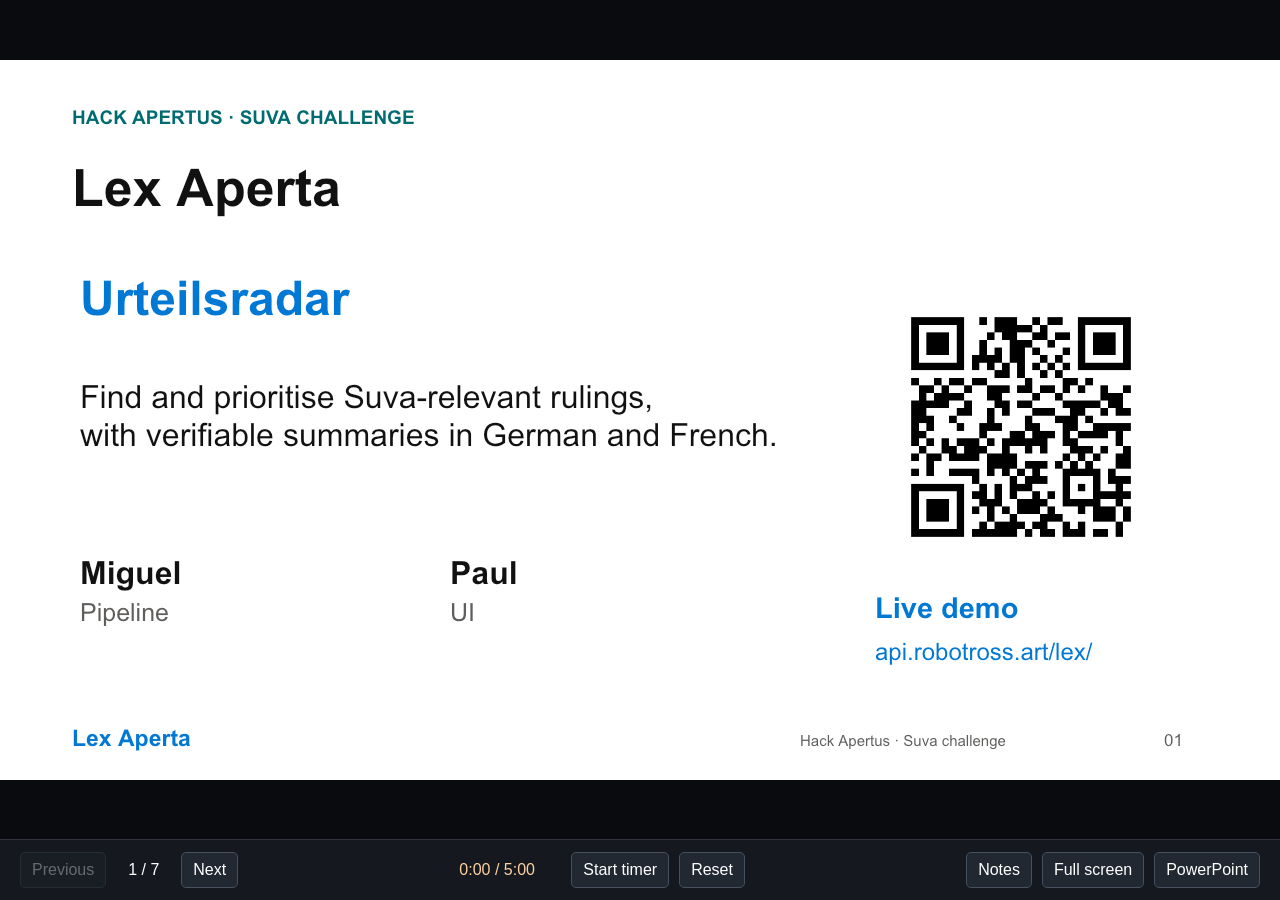
<file: presentation/index.html>
<!doctype html>
<html lang="en">
<head>
<meta charset="utf-8">
<meta name="viewport" content="width=device-width, initial-scale=1, viewport-fit=cover">
<meta name="color-scheme" content="dark">
<title>Lex Aperta · Pitch rehearsal</title>
<link rel="stylesheet" href="presentation.css">
<script src="presentation.js?v=title-overview-20261128" defer></script>
</head>
<body>
<main id="app">
<section id="viewer" aria-label="Slide presentation">
<div id="stage"><img id="slide" alt="Loading the Lex Aperta presentation"><p id="error" role="alert" hidden></p></div>
<div id="controls">
<div class="navigation"><button id="previous" aria-label="Previous slide">Previous</button><span id="counter" aria-live="polite">1 / 7</span><button id="next" aria-label="Next slide">Next</button></div>
<div class="rehearsal"><span id="timer" aria-label="Elapsed rehearsal time">0:00 / 5:00</span><button id="start" aria-label="Start rehearsal timer">Start timer</button><button id="reset" aria-label="Reset rehearsal timer">Reset</button></div>
<div class="tools"><button id="notes-toggle" aria-expanded="false" aria-controls="notes-panel">Notes</button><button id="fullscreen">Full screen</button><a href="Lex_Aperta_Pitch.pptx" download>PowerPoint</a></div>
</div>
</section>
<aside id="notes-panel" aria-label="Speaker notes" hidden>
<div class="notes-header"><span>LEX APERTA · REHEARSAL</span><button id="notes-close" aria-label="Close speaker notes">Close</button></div>
<h1 id="notes-title"></h1>
<p id="slide-target"></p><div id="notes"></div>
<details><summary>Keyboard shortcuts</summary><p>Right / Space: next slide<br>Left: previous slide<br>Home / End: first / last slide<br>N: speaker notes<br>F: full screen<br>T: start or pause timer<br>R: reset timer</p></details>
<a class="demo-link" href="https://api.robotross.art/lex/" target="_blank" rel="noopener">Open live Urteilsradar</a>
</aside>
</main>
<noscript>Enable JavaScript to present these slides, or download <a href="Lex_Aperta_Pitch.pptx">the PowerPoint</a>.</noscript>
</body>
</html>
</file>
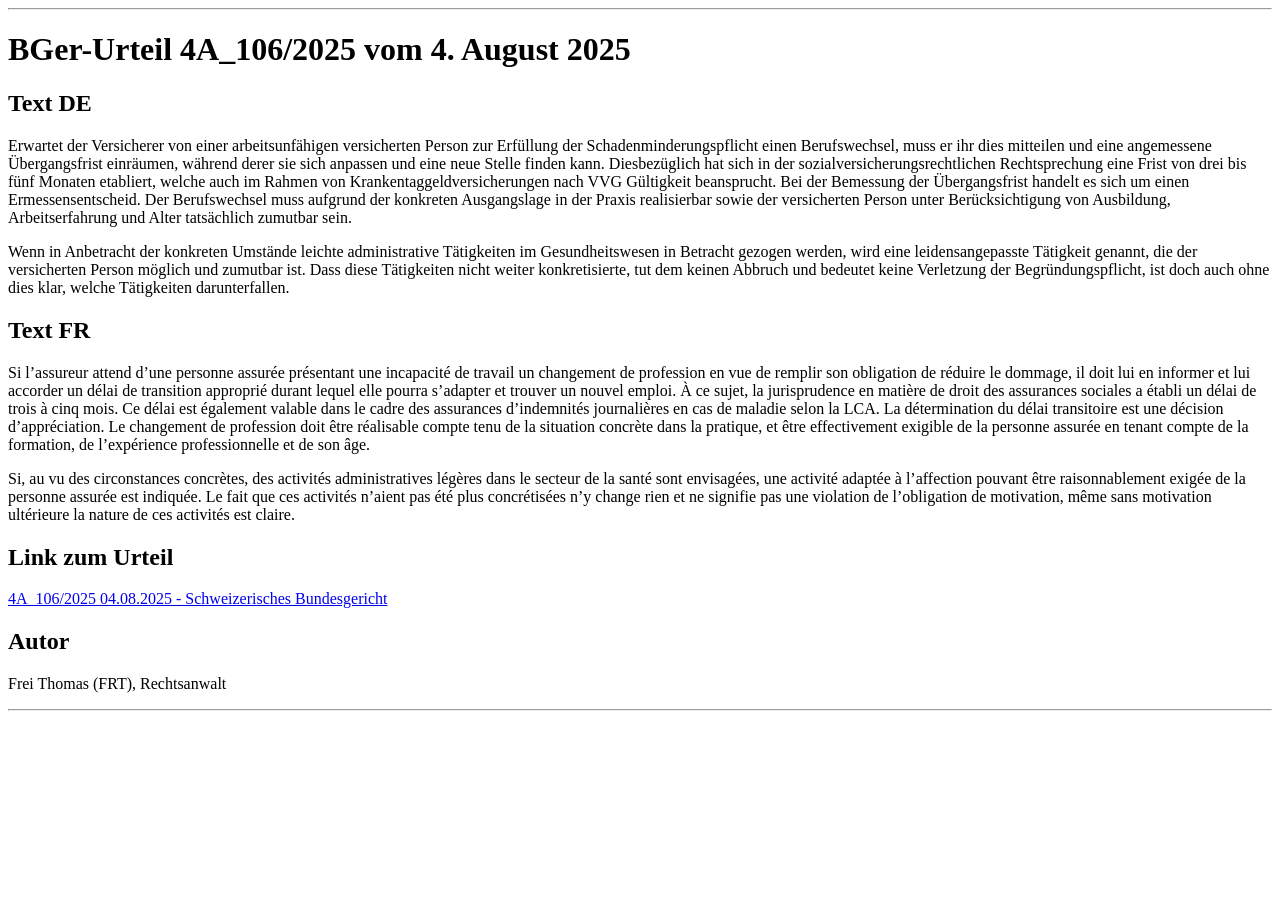
<file: judgements/Export_4A_106_2025.html>
<!DOCTYPE html><html lang="de"><head><meta charset="UTF-8"><title>BGer-Urteil 4A_106/2025 vom 4. August 2025</title></head><body><hr><h1>BGer-Urteil 4A_106/2025 vom 4. August 2025</h1><h2>Text DE</h2><p>Erwartet der Versicherer von einer arbeitsunfähigen versicherten Person zur Erfüllung der Schadenminderungspflicht einen Berufswechsel, muss er ihr dies mitteilen und eine angemessene Übergangsfrist einräumen, während derer sie sich anpassen und eine neue Stelle finden kann. Diesbezüglich hat sich in der sozialversicherungsrechtlichen Rechtsprechung eine Frist von drei bis fünf Monaten etabliert, welche auch im Rahmen von Krankentaggeldversicherungen nach VVG Gültigkeit beansprucht. Bei der Bemessung der Übergangsfrist handelt es sich um einen Ermessensentscheid. Der Berufswechsel muss aufgrund der konkreten Ausgangslage in der Praxis realisierbar sowie der versicherten Person unter Berücksichtigung von Ausbildung, Arbeitserfahrung und Alter tatsächlich zumutbar sein.</p><p>Wenn in Anbetracht der konkreten Umstände leichte administrative Tätigkeiten im Gesundheitswesen in Betracht gezogen werden, wird eine leidensangepasste Tätigkeit genannt, die der versicherten Person möglich und zumutbar ist. Dass diese Tätigkeiten nicht weiter konkretisierte, tut dem keinen Abbruch und bedeutet keine Verletzung der Begründungspflicht, ist doch auch ohne dies klar, welche Tätigkeiten darunterfallen.</p><h2>Text FR</h2><p>Si l’assureur attend d’une personne assurée présentant une incapacité de travail un changement de profession en vue de remplir son obligation de réduire le dommage, il doit lui en informer et lui accorder un délai de transition approprié durant lequel elle pourra s’adapter et trouver un nouvel emploi. À ce sujet, la jurisprudence en matière de droit des assurances sociales a établi un délai de trois à cinq mois. Ce délai est également valable dans le cadre des assurances d’indemnités journalières en cas de maladie selon la LCA. La détermination du délai transitoire est une décision d’appréciation. Le changement de profession doit être réalisable compte tenu de la situation concrète dans la pratique, et être effectivement exigible de la personne assurée en tenant compte de la formation, de l’expérience professionnelle et de son âge.</p><p>Si, au vu des circonstances concrètes, des activités administratives légères dans le secteur de la santé sont envisagées, une activité adaptée à l’affection pouvant être raisonnablement exigée de la personne assurée est indiquée. Le fait que ces activités n’aient pas été plus concrétisées n’y change rien et ne signifie pas une violation de l’obligation de motivation, même sans motivation ultérieure la nature de ces activités est claire.</p><h2>Link zum Urteil</h2><p><a href="https://search.bger.ch/ext/eurospider/live/de/php/aza/http/index.php?lang=de&type=highlight_simple_query&page=1&from_date=04.08.2025&to_date=04.08.2025&sort=relevance&insertion_date=&top_subcollection_aza=pus&query_words=&rank=5&azaclir=aza&highlight_docid=aza://04-08-2025-4A_106-2025&number_of_ranks=15">4A_106/2025 04.08.2025 - Schweizerisches Bundesgericht</a></p><h2>Autor</h2><p>Frei Thomas (FRT), Rechtsanwalt</p><hr></body></html>
</file>
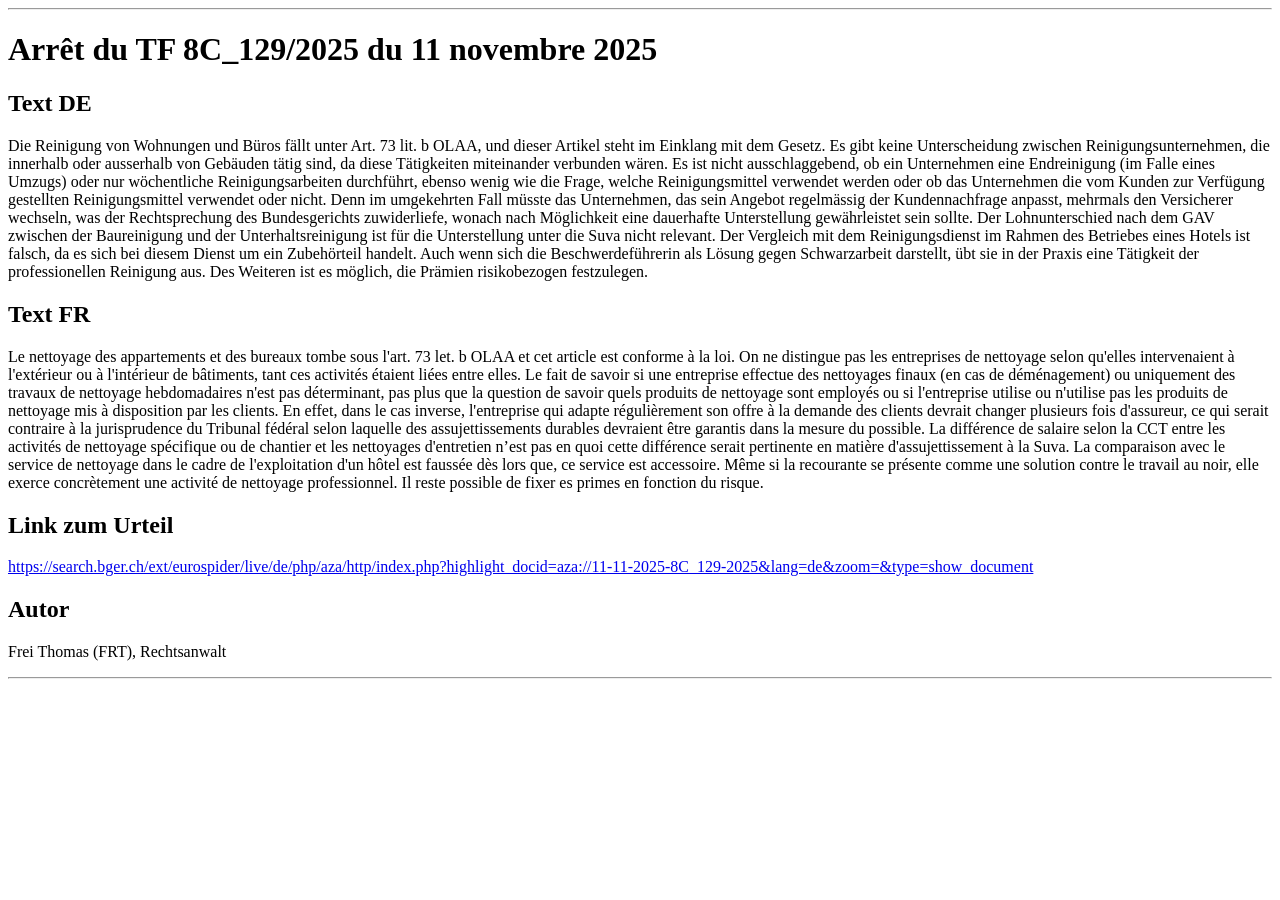
<file: judgements/Export_8C_129_2025.html>
<!DOCTYPE html><html lang="de"><head><meta charset="UTF-8"><title>Arrêt du TF 8C_129/2025 du 11 novembre 2025</title></head><body><hr><h1>Arrêt du TF 8C_129/2025 du 11 novembre 2025</h1><h2>Text DE</h2><p>Die Reinigung von Wohnungen und Büros fällt unter Art. 73 lit. b OLAA, und dieser Artikel steht im Einklang mit dem Gesetz. Es gibt keine Unterscheidung zwischen Reinigungsunternehmen, die innerhalb oder ausserhalb von Gebäuden tätig sind, da diese Tätigkeiten miteinander verbunden wären. Es ist nicht ausschlaggebend, ob ein Unternehmen eine Endreinigung (im Falle eines Umzugs) oder nur wöchentliche Reinigungsarbeiten durchführt, ebenso wenig wie die Frage, welche Reinigungsmittel verwendet werden oder ob das Unternehmen die vom Kunden zur Verfügung gestellten Reinigungsmittel verwendet oder nicht. Denn im umgekehrten Fall müsste das Unternehmen, das sein Angebot regelmässig der Kundennachfrage anpasst, mehrmals den Versicherer wechseln, was der Rechtsprechung des Bundesgerichts zuwiderliefe, wonach nach Möglichkeit eine dauerhafte Unterstellung gewährleistet sein sollte. Der Lohnunterschied nach dem GAV zwischen der Baureinigung und der Unterhaltsreinigung ist für die Unterstellung unter die Suva nicht relevant. Der Vergleich mit dem Reinigungsdienst im Rahmen des Betriebes eines Hotels ist falsch, da es sich bei diesem Dienst um ein Zubehörteil handelt. Auch wenn sich die Beschwerdeführerin als Lösung gegen Schwarzarbeit darstellt, übt sie in der Praxis eine Tätigkeit der professionellen Reinigung aus. Des Weiteren ist es möglich, die Prämien risikobezogen festzulegen.</p><h2>Text FR</h2><p>Le nettoyage des appartements et des bureaux tombe sous l'art. 73 let. b OLAA et cet article est conforme à la loi. On ne distingue pas les entreprises de nettoyage selon qu'elles intervenaient à l'extérieur ou à l'intérieur de bâtiments, tant ces activités étaient liées entre elles. Le fait de savoir si une entreprise effectue des nettoyages finaux (en cas de déménagement) ou uniquement des travaux de nettoyage hebdomadaires n'est pas déterminant, pas plus que la question de savoir quels produits de nettoyage sont employés ou si l'entreprise utilise ou n'utilise pas les produits de nettoyage mis à disposition par les clients. En effet, dans le cas inverse, l'entreprise qui adapte régulièrement son offre à la demande des clients devrait changer plusieurs fois d'assureur, ce qui serait contraire à la jurisprudence du Tribunal fédéral selon laquelle des assujettissements durables devraient être garantis dans la mesure du possible. La différence de salaire selon la CCT entre les activités de nettoyage spécifique ou de chantier et les nettoyages d'entretien n’est pas en quoi cette différence serait pertinente en matière d'assujettissement à la Suva. La comparaison avec le service de nettoyage dans le cadre de l'exploitation d'un hôtel est faussée dès lors que, ce service est accessoire. Même si la recourante se présente comme une solution contre le travail au noir, elle exerce concrètement une activité de nettoyage professionnel. Il reste possible de fixer es primes en fonction du risque.</p><h2>Link zum Urteil</h2><p><a href="https://search.bger.ch/ext/eurospider/live/de/php/aza/http/index.php?highlight_docid=aza://11-11-2025-8C_129-2025&lang=de&zoom=&type=show_document">https://search.bger.ch/ext/eurospider/live/de/php/aza/http/index.php?highlight_docid=aza://11-11-2025-8C_129-2025&lang=de&zoom=&type=show_document</a></p><h2>Autor</h2><p>Frei Thomas (FRT), Rechtsanwalt</p><hr></body></html>
</file>
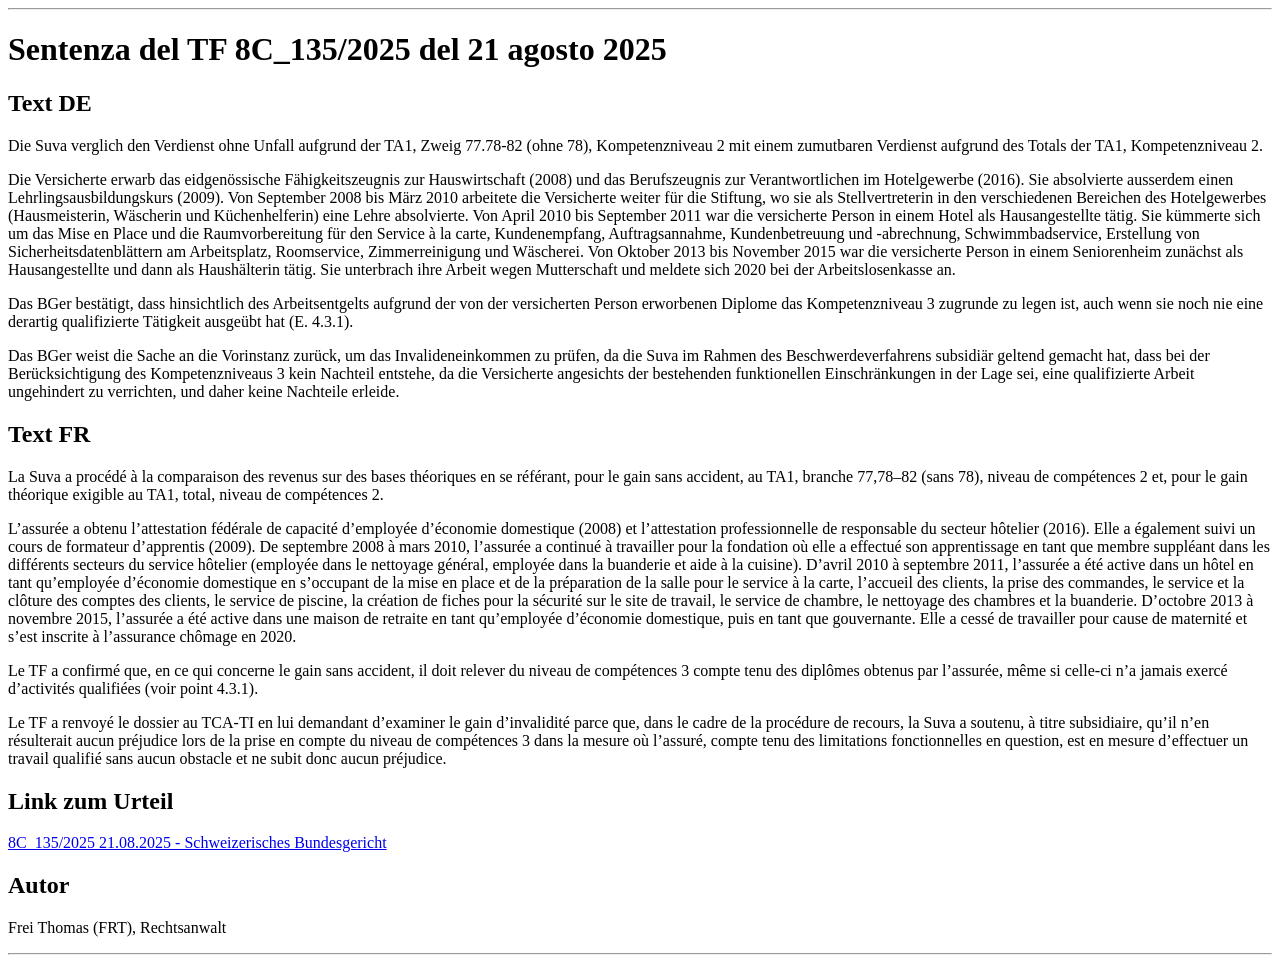
<file: judgements/Export_8C_135_2025.html>
<!DOCTYPE html><html lang="de"><head><meta charset="UTF-8"><title>Sentenza del TF 8C_135/2025 del 21 agosto 2025</title></head><body><hr><h1>Sentenza del TF 8C_135/2025 del 21 agosto 2025</h1><h2>Text DE</h2><p>Die Suva verglich den Verdienst ohne Unfall aufgrund der TA1, Zweig 77.78-82 (ohne 78), Kompetenzniveau 2 mit einem zumutbaren Verdienst aufgrund des Totals der TA1, Kompetenzniveau 2.</p><p>Die Versicherte erwarb das eidgenössische Fähigkeitszeugnis zur Hauswirtschaft (2008) und das Berufszeugnis zur Verantwortlichen im Hotelgewerbe (2016). Sie absolvierte ausserdem einen Lehrlingsausbildungskurs (2009). Von September 2008 bis März 2010 arbeitete die Versicherte weiter für die Stiftung, wo sie als Stellvertreterin in den verschiedenen Bereichen des Hotelgewerbes (Hausmeisterin, Wäscherin und Küchenhelferin) eine Lehre absolvierte. Von April 2010 bis September 2011 war die versicherte Person in einem Hotel als Hausangestellte tätig. Sie kümmerte sich um das Mise en Place und die Raumvorbereitung für den Service à la carte, Kundenempfang, Auftragsannahme, Kundenbetreuung und -abrechnung, Schwimmbadservice, Erstellung von Sicherheitsdatenblättern am Arbeitsplatz, Roomservice, Zimmerreinigung und Wäscherei. Von Oktober 2013 bis November 2015 war die versicherte Person in einem Seniorenheim zunächst als Hausangestellte und dann als Haushälterin tätig. Sie unterbrach ihre Arbeit wegen Mutterschaft und meldete sich 2020 bei der Arbeitslosenkasse an.</p><p>Das BGer bestätigt, dass hinsichtlich des Arbeitsentgelts aufgrund der von der versicherten Person erworbenen Diplome das Kompetenzniveau 3 zugrunde zu legen ist, auch wenn sie noch nie eine derartig qualifizierte Tätigkeit ausgeübt hat (E. 4.3.1).</p><p>Das BGer weist die Sache an die Vorinstanz zurück, um das Invalideneinkommen zu prüfen, da die Suva im Rahmen des Beschwerdeverfahrens subsidiär geltend gemacht hat, dass bei der Berücksichtigung des Kompetenzniveaus 3 kein Nachteil entstehe, da die Versicherte angesichts der bestehenden funktionellen Einschränkungen in der Lage sei, eine qualifizierte Arbeit ungehindert zu verrichten, und daher keine Nachteile erleide.</p><h2>Text FR</h2><p>La Suva a procédé à la comparaison des revenus sur des bases théoriques en se référant, pour le gain sans accident, au TA1, branche 77,78–82 (sans 78), niveau de compétences 2 et, pour le gain théorique exigible au TA1, total, niveau de compétences 2.</p><p>L’assurée a obtenu l’attestation fédérale de capacité d’employée d’économie domestique (2008) et l’attestation professionnelle de responsable du secteur hôtelier (2016). Elle a également suivi un cours de formateur d’apprentis (2009). De septembre 2008 à mars 2010, l’assurée a continué à travailler pour la fondation où elle a effectué son apprentissage en tant que membre suppléant dans les différents secteurs du service hôtelier (employée dans le nettoyage général, employée dans la buanderie et aide à la cuisine). D’avril 2010 à septembre 2011, l’assurée a été active dans un hôtel en tant qu’employée d’économie domestique en s’occupant de la mise en place et de la préparation de la salle pour le service à la carte, l’accueil des clients, la prise des commandes, le service et la clôture des comptes des clients, le service de piscine, la création de fiches pour la sécurité sur le site de travail, le service de chambre, le nettoyage des chambres et la buanderie. D’octobre 2013 à novembre 2015, l’assurée a été active dans une maison de retraite en tant qu’employée d’économie domestique, puis en tant que gouvernante. Elle a cessé de travailler pour cause de maternité et s’est inscrite à l’assurance chômage en 2020.</p><p>Le TF a confirmé que, en ce qui concerne le gain sans accident, il doit relever du niveau de compétences 3 compte tenu des diplômes obtenus par l’assurée, même si celle-ci n’a jamais exercé d’activités qualifiées (voir point 4.3.1).</p><p>Le TF a renvoyé le dossier au TCA-TI en lui demandant d’examiner le gain d’invalidité parce que, dans le cadre de la procédure de recours, la Suva a soutenu, à titre subsidiaire, qu’il n’en résulterait aucun préjudice lors de la prise en compte du niveau de compétences 3 dans la mesure où l’assuré, compte tenu des limitations fonctionnelles en question, est en mesure d’effectuer un travail qualifié sans aucun obstacle et ne subit donc aucun préjudice.</p><h2>Link zum Urteil</h2><p><a href="https://search.bger.ch/ext/eurospider/live/de/php/aza/http/index.php?highlight_docid=aza://21-08-2025-8C_135-2025&lang=de&zoom=&type=show_document">8C_135/2025 21.08.2025 - Schweizerisches Bundesgericht</a></p><h2>Autor</h2><p>Frei Thomas (FRT), Rechtsanwalt</p><hr></body></html>
</file>
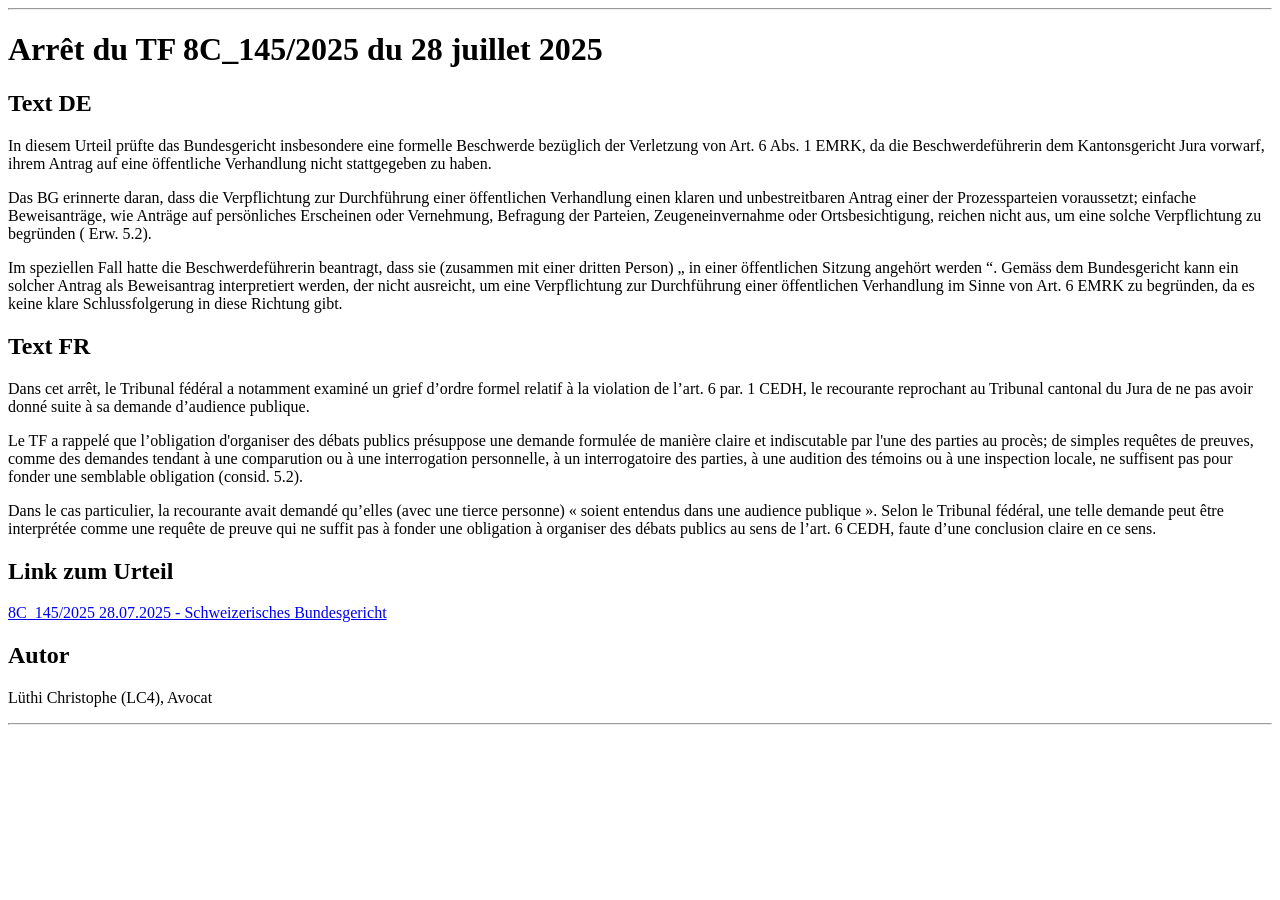
<file: judgements/Export_8C_145_2025.html>
<!DOCTYPE html><html lang="de"><head><meta charset="UTF-8"><title>Arrêt du TF 8C_145/2025 du 28 juillet 2025</title></head><body><hr><h1>Arrêt du TF 8C_145/2025 du 28 juillet 2025</h1><h2>Text DE</h2><p>In diesem Urteil prüfte das Bundesgericht insbesondere eine formelle Beschwerde bezüglich der Verletzung von Art. 6 Abs. 1 EMRK, da die Beschwerdeführerin dem Kantonsgericht Jura vorwarf, ihrem Antrag auf eine öffentliche Verhandlung nicht stattgegeben zu haben.</p><p>Das BG erinnerte daran, dass die Verpflichtung zur Durchführung einer öffentlichen Verhandlung einen klaren und unbestreitbaren Antrag einer der Prozessparteien voraussetzt; einfache Beweisanträge, wie Anträge auf persönliches Erscheinen oder Vernehmung, Befragung der Parteien, Zeugeneinvernahme oder Ortsbesichtigung, reichen nicht aus, um eine solche Verpflichtung zu begründen ( Erw. 5.2).</p><p>Im speziellen Fall hatte die Beschwerdeführerin beantragt, dass sie (zusammen mit einer dritten Person) „ in einer öffentlichen Sitzung angehört werden “. Gemäss dem Bundesgericht kann ein solcher Antrag als Beweisantrag interpretiert werden, der nicht ausreicht, um eine Verpflichtung zur Durchführung einer öffentlichen Verhandlung im Sinne von Art. 6 EMRK zu begründen, da es keine klare Schlussfolgerung in diese Richtung gibt.</p><h2>Text FR</h2><p>Dans cet arrêt, le Tribunal fédéral a notamment examiné un grief d’ordre formel relatif à la violation de l’art. 6 par. 1 CEDH, le recourante reprochant au Tribunal cantonal du Jura de ne pas avoir donné suite à sa demande d’audience publique.</p><p>Le TF a rappelé que l’obligation d'organiser des débats publics présuppose une demande formulée de manière claire et indiscutable par l'une des parties au procès; de simples requêtes de preuves, comme des demandes tendant à une comparution ou à une interrogation personnelle, à un interrogatoire des parties, à une audition des témoins ou à une inspection locale, ne suffisent pas pour fonder une semblable obligation (consid. 5.2).</p><p>Dans le cas particulier, la recourante avait demandé qu’elles (avec une tierce personne) « soient entendus dans une audience publique ». Selon le Tribunal fédéral, une telle demande peut être interprétée comme une requête de preuve qui ne suffit pas à fonder une obligation à organiser des débats publics au sens de l’art. 6 CEDH, faute d’une conclusion claire en ce sens.</p><h2>Link zum Urteil</h2><p><a href="https://search.bger.ch/ext/eurospider/live/de/php/aza/http/index.php?highlight_docid=aza://28-07-2025-8C_145-2025&lang=de&zoom=&type=show_document">8C_145/2025 28.07.2025 - Schweizerisches Bundesgericht</a></p><h2>Autor</h2><p>Lüthi Christophe (LC4), Avocat</p><hr></body></html>
</file>
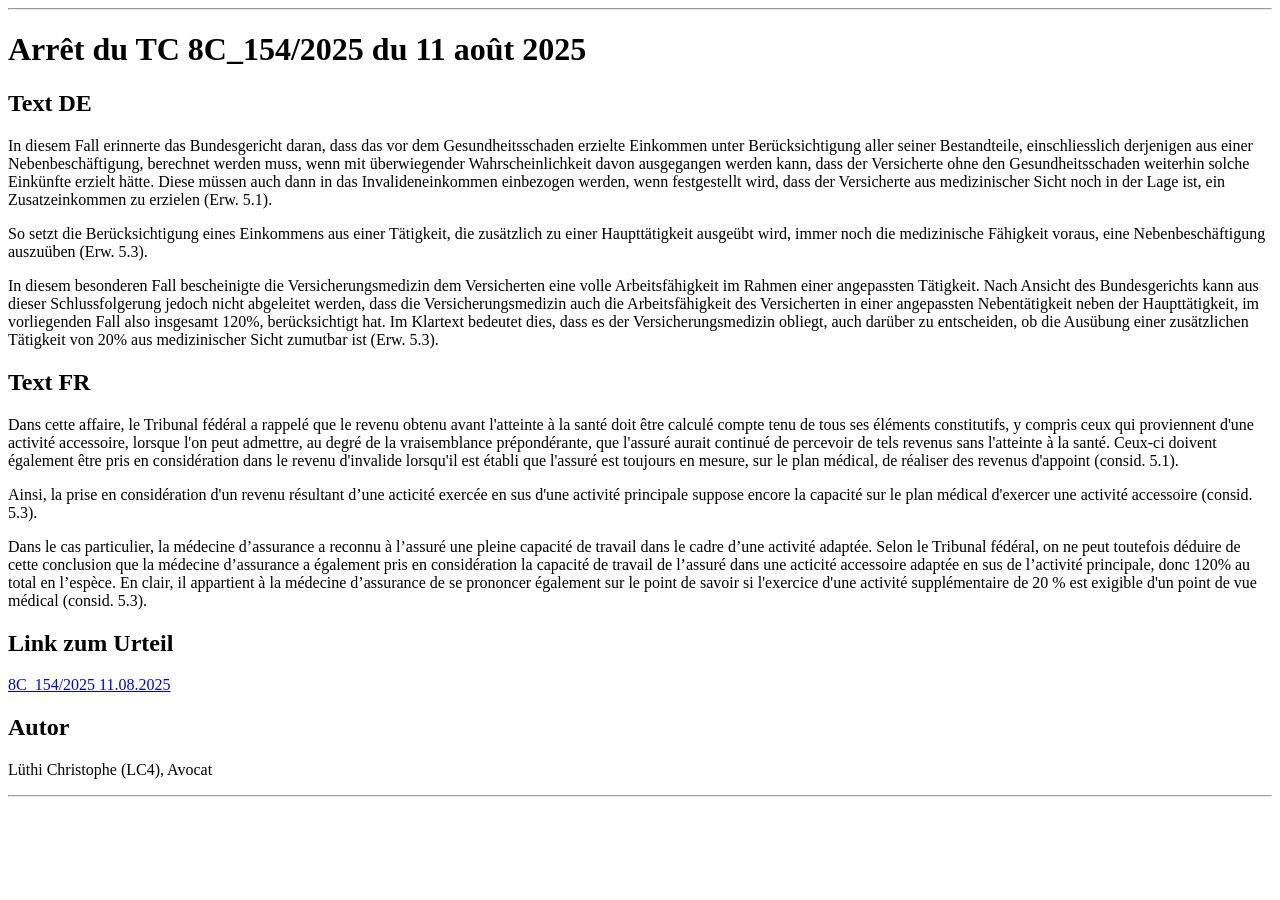
<file: judgements/Export_8C_154_2025.html>
<!DOCTYPE html><html lang="de"><head><meta charset="UTF-8"><title>Arrêt du TC 8C_154/2025 du 11 août 2025</title></head><body><hr><h1>Arrêt du TC 8C_154/2025 du 11 août 2025</h1><h2>Text DE</h2><p>In diesem Fall erinnerte das Bundesgericht daran, dass das vor dem Gesundheitsschaden erzielte Einkommen unter Berücksichtigung aller seiner Bestandteile, einschliesslich derjenigen aus einer Nebenbeschäftigung, berechnet werden muss, wenn mit überwiegender Wahrscheinlichkeit davon ausgegangen werden kann, dass der Versicherte ohne den Gesundheitsschaden weiterhin solche Einkünfte erzielt hätte. Diese müssen auch dann in das Invalideneinkommen einbezogen werden, wenn festgestellt wird, dass der Versicherte aus medizinischer Sicht noch in der Lage ist, ein Zusatzeinkommen zu erzielen (Erw. 5.1).</p><p>So setzt die Berücksichtigung eines Einkommens aus einer Tätigkeit, die zusätzlich zu einer Haupttätigkeit ausgeübt wird, immer noch die medizinische Fähigkeit voraus, eine Nebenbeschäftigung auszuüben (Erw. 5.3).</p><p>In diesem besonderen Fall bescheinigte die Versicherungsmedizin dem Versicherten eine volle Arbeitsfähigkeit im Rahmen einer angepassten Tätigkeit. Nach Ansicht des Bundesgerichts kann aus dieser Schlussfolgerung jedoch nicht abgeleitet werden, dass die Versicherungsmedizin auch die Arbeitsfähigkeit des Versicherten in einer angepassten Nebentätigkeit neben der Haupttätigkeit, im vorliegenden Fall also insgesamt 120%, berücksichtigt hat. Im Klartext bedeutet dies, dass es der Versicherungsmedizin obliegt, auch darüber zu entscheiden, ob die Ausübung einer zusätzlichen Tätigkeit von 20% aus medizinischer Sicht zumutbar ist (Erw. 5.3).</p><h2>Text FR</h2><p>Dans cette affaire, le Tribunal fédéral a rappelé que le revenu obtenu avant l'atteinte à la santé doit être calculé compte tenu de tous ses éléments constitutifs, y compris ceux qui proviennent d'une activité accessoire, lorsque l'on peut admettre, au degré de la vraisemblance prépondérante, que l'assuré aurait continué de percevoir de tels revenus sans l'atteinte à la santé. Ceux-ci doivent également être pris en considération dans le revenu d'invalide lorsqu'il est établi que l'assuré est toujours en mesure, sur le plan médical, de réaliser des revenus d'appoint (consid. 5.1).</p><p>Ainsi, la prise en considération d'un revenu résultant d’une acticité exercée en sus d'une activité principale suppose encore la capacité sur le plan médical d'exercer une activité accessoire (consid. 5.3).</p><p>Dans le cas particulier, la médecine d’assurance a reconnu à l’assuré une pleine capacité de travail dans le cadre d’une activité adaptée. Selon le Tribunal fédéral, on ne peut toutefois déduire de cette conclusion que la médecine d’assurance a également pris en considération la capacité de travail de l’assuré dans une acticité accessoire adaptée en sus de l’activité principale, donc 120% au total en l’espèce. En clair, il appartient à la médecine d’assurance de se prononcer également sur le point de savoir si l'exercice d'une activité supplémentaire de 20 % est exigible d'un point de vue médical (consid. 5.3).</p><h2>Link zum Urteil</h2><p><a href="http://relevancy.bger.ch/php/aza/http/index.php?highlight_docid=aza://11-08-2025-8C_154-2025&lang=de&type=show_document">8C_154/2025 11.08.2025</a></p><h2>Autor</h2><p>Lüthi Christophe (LC4), Avocat</p><hr></body></html>
</file>
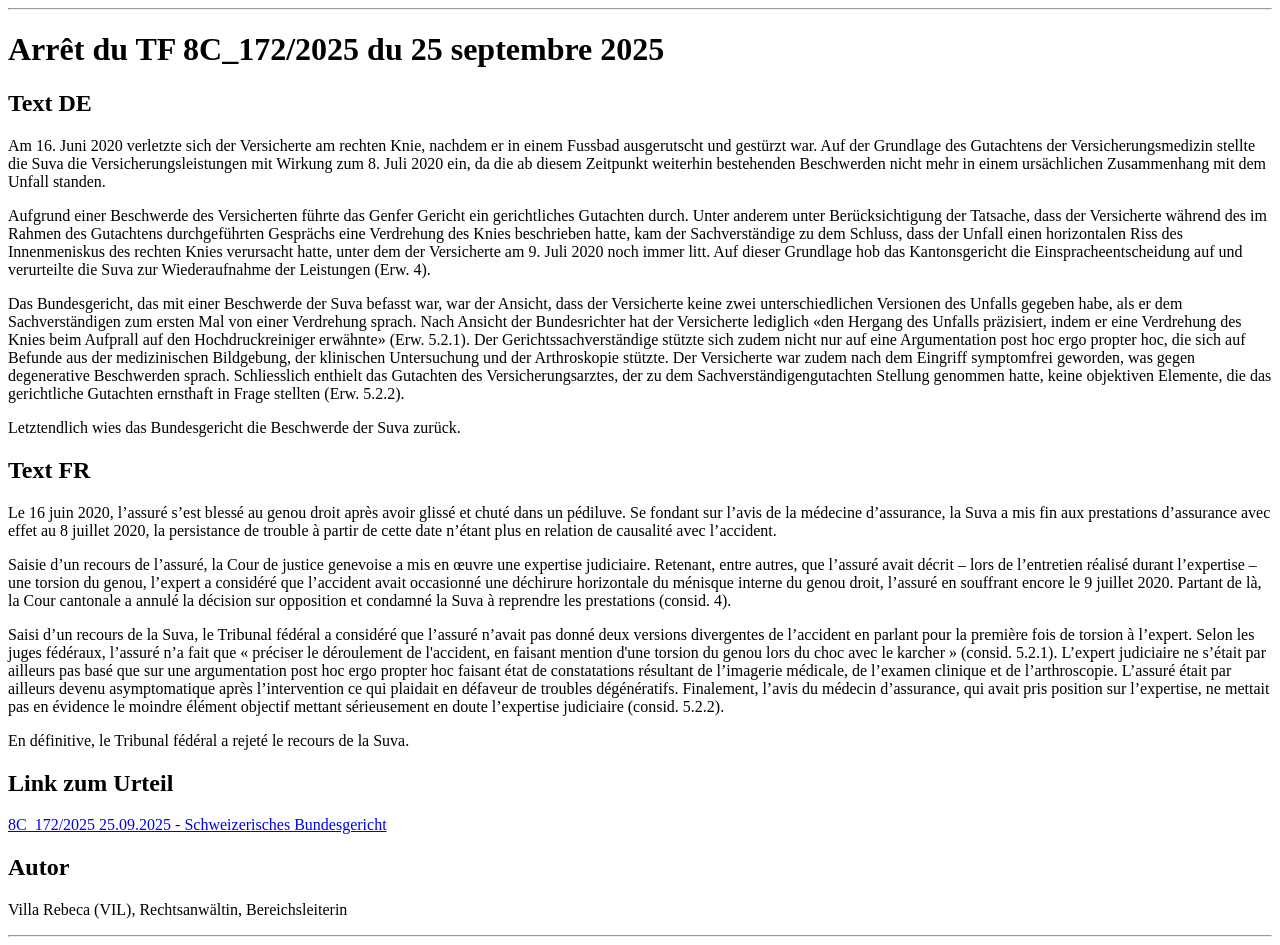
<file: judgements/Export_8C_172_2025.html>
<!DOCTYPE html><html lang="de"><head><meta charset="UTF-8"><title>Arrêt du TF 8C_172/2025 du 25 septembre 2025</title></head><body><hr><h1>Arrêt du TF 8C_172/2025 du 25 septembre 2025</h1><h2>Text DE</h2><p>Am 16. Juni 2020 verletzte sich der Versicherte am rechten Knie, nachdem er in einem Fussbad ausgerutscht und gestürzt war. Auf der Grundlage des Gutachtens der Versicherungsmedizin stellte die Suva die Versicherungsleistungen mit Wirkung zum 8. Juli 2020 ein, da die ab diesem Zeitpunkt weiterhin bestehenden Beschwerden nicht mehr in einem ursächlichen Zusammenhang mit dem Unfall standen.</p><p>Aufgrund einer Beschwerde des Versicherten führte das Genfer Gericht ein gerichtliches Gutachten durch. Unter anderem unter Berücksichtigung der Tatsache, dass der Versicherte während des im Rahmen des Gutachtens durchgeführten Gesprächs eine Verdrehung des Knies beschrieben hatte, kam der Sachverständige zu dem Schluss, dass der Unfall einen horizontalen Riss des Innenmeniskus des rechten Knies verursacht hatte, unter dem der Versicherte am 9. Juli 2020 noch immer litt. Auf dieser Grundlage hob das Kantonsgericht die Einspracheentscheidung auf und verurteilte die Suva zur Wiederaufnahme der Leistungen (Erw. 4).</p><p>Das Bundesgericht, das mit einer Beschwerde der Suva befasst war, war der Ansicht, dass der Versicherte keine zwei unterschiedlichen Versionen des Unfalls gegeben habe, als er dem Sachverständigen zum ersten Mal von einer Verdrehung sprach. Nach Ansicht der Bundesrichter hat der Versicherte lediglich «den Hergang des Unfalls präzisiert, indem er eine Verdrehung des Knies beim Aufprall auf den Hochdruckreiniger erwähnte» (Erw. 5.2.1). Der Gerichtssachverständige stützte sich zudem nicht nur auf eine Argumentation post hoc ergo propter hoc, die sich auf Befunde aus der medizinischen Bildgebung, der klinischen Untersuchung und der Arthroskopie stützte. Der Versicherte war zudem nach dem Eingriff symptomfrei geworden, was gegen degenerative Beschwerden sprach. Schliesslich enthielt das Gutachten des Versicherungsarztes, der zu dem Sachverständigengutachten Stellung genommen hatte, keine objektiven Elemente, die das gerichtliche Gutachten ernsthaft in Frage stellten (Erw. 5.2.2).</p><p>Letztendlich wies das Bundesgericht die Beschwerde der Suva zurück.</p><h2>Text FR</h2><p>Le 16 juin 2020, l’assuré s’est blessé au genou droit après avoir glissé et chuté dans un pédiluve. Se fondant sur l’avis de la médecine d’assurance, la Suva a mis fin aux prestations d’assurance avec effet au 8 juillet 2020, la persistance de trouble à partir de cette date n’étant plus en relation de causalité avec l’accident.</p><p>Saisie d’un recours de l’assuré, la Cour de justice genevoise a mis en œuvre une expertise judiciaire. Retenant, entre autres, que l’assuré avait décrit – lors de l’entretien réalisé durant l’expertise – une torsion du genou, l’expert a considéré que l’accident avait occasionné une déchirure horizontale du ménisque interne du genou droit, l’assuré en souffrant encore le 9 juillet 2020. Partant de là, la Cour cantonale a annulé la décision sur opposition et condamné la Suva à reprendre les prestations (consid. 4).</p><p>Saisi d’un recours de la Suva, le Tribunal fédéral a considéré que l’assuré n’avait pas donné deux versions divergentes de l’accident en parlant pour la première fois de torsion à l’expert. Selon les juges fédéraux, l’assuré n’a fait que « préciser le déroulement de l'accident, en faisant mention d'une torsion du genou lors du choc avec le karcher » (consid. 5.2.1). L’expert judiciaire ne s’était par ailleurs pas basé que sur une argumentation post hoc ergo propter hoc faisant état de constatations résultant de l’imagerie médicale, de l’examen clinique et de l’arthroscopie. L’assuré était par ailleurs devenu asymptomatique après l’intervention ce qui plaidait en défaveur de troubles dégénératifs. Finalement, l’avis du médecin d’assurance, qui avait pris position sur l’expertise, ne mettait pas en évidence le moindre élément objectif mettant sérieusement en doute l’expertise judiciaire (consid. 5.2.2).</p><p>En définitive, le Tribunal fédéral a rejeté le recours de la Suva.</p><h2>Link zum Urteil</h2><p><a href="https://search.bger.ch/ext/eurospider/live/de/php/aza/http/index.php?highlight_docid=aza://25-09-2025-8C_172-2025&lang=de&zoom=&type=show_document">8C_172/2025 25.09.2025 - Schweizerisches Bundesgericht</a></p><h2>Autor</h2><p>Villa Rebeca (VIL), Rechtsanwältin, Bereichsleiterin</p><hr></body></html>
</file>
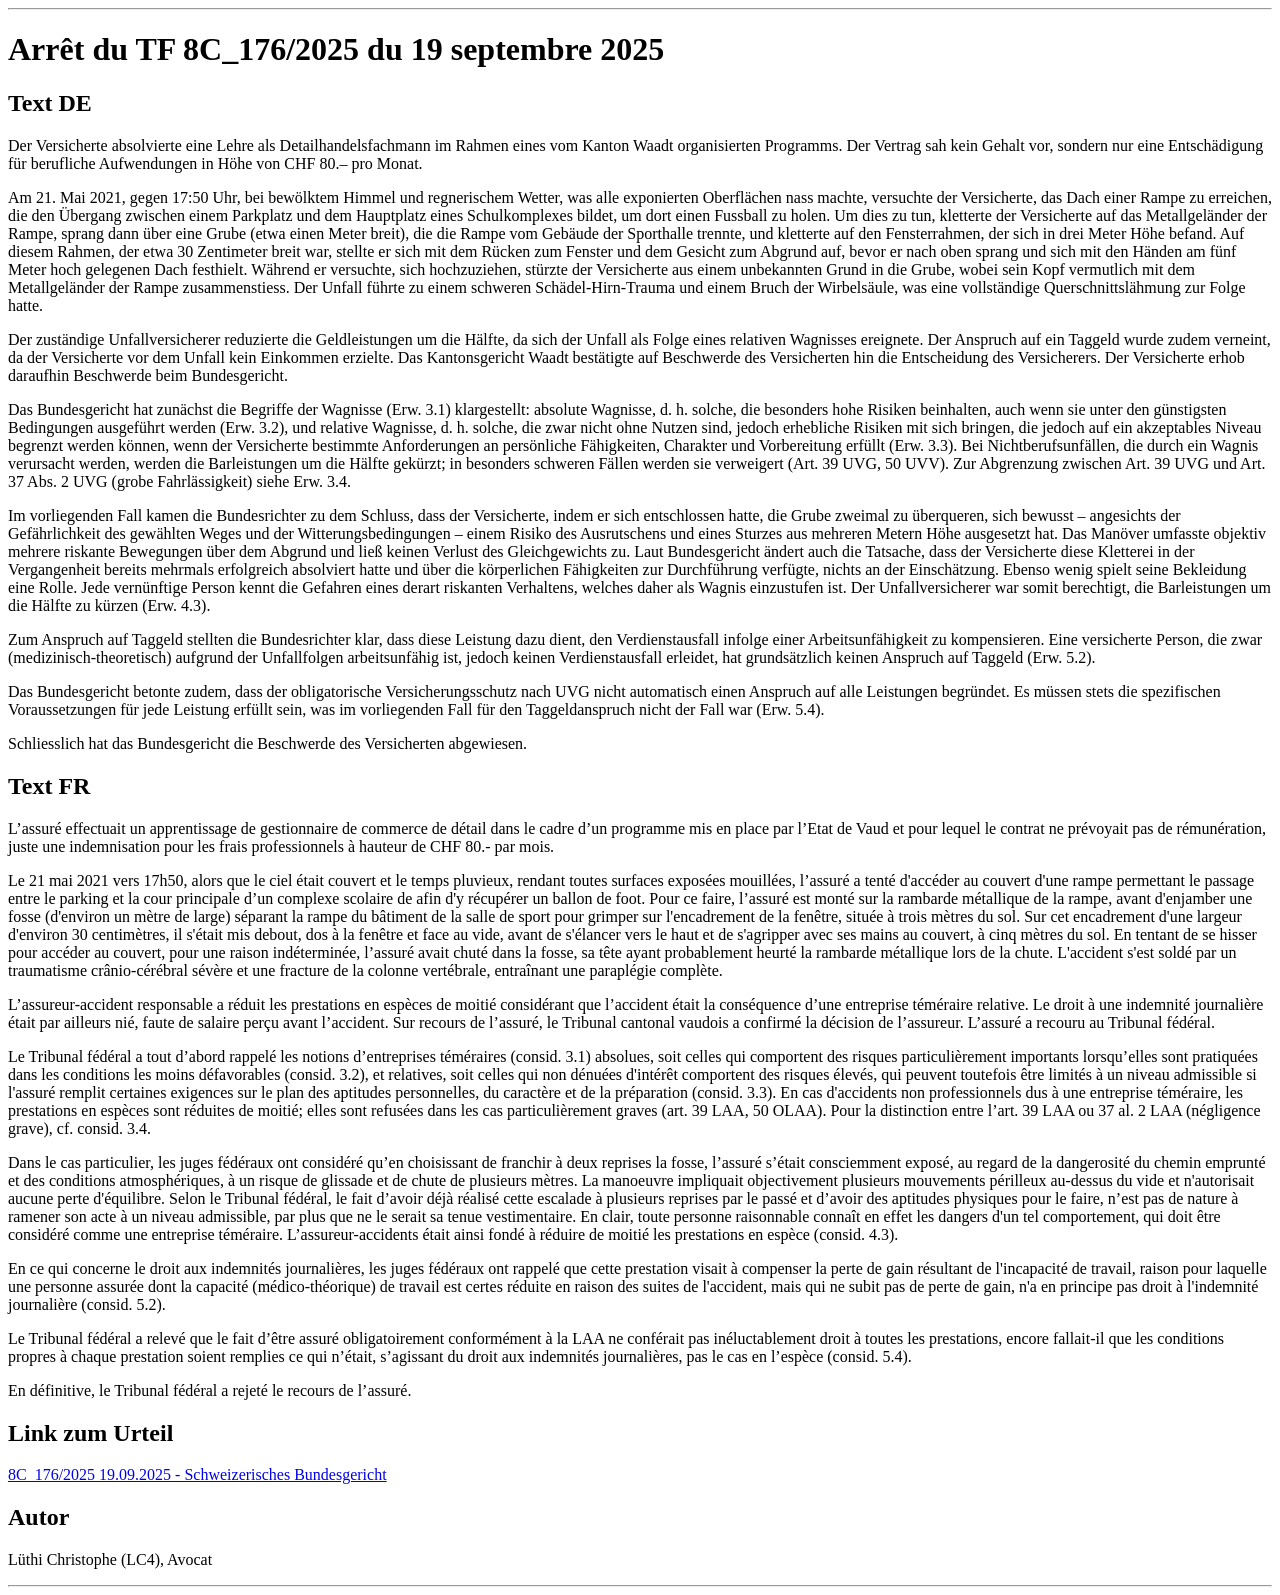
<file: judgements/Export_8C_176_2025 3.html>
<!DOCTYPE html><html lang="de"><head><meta charset="UTF-8"><title>Arrêt du TF 8C_176/2025 du 19 septembre 2025</title></head><body><hr><h1>Arrêt du TF 8C_176/2025 du 19 septembre 2025</h1><h2>Text DE</h2><p>Der Versicherte absolvierte eine Lehre als Detailhandelsfachmann im Rahmen eines vom Kanton Waadt organisierten Programms. Der Vertrag sah kein Gehalt vor, sondern nur eine Entschädigung für berufliche Aufwendungen in Höhe von CHF 80.– pro Monat.</p><p>Am 21. Mai 2021, gegen 17:50 Uhr, bei bewölktem Himmel und regnerischem Wetter, was alle exponierten Oberflächen nass machte, versuchte der Versicherte, das Dach einer Rampe zu erreichen, die den Übergang zwischen einem Parkplatz und dem Hauptplatz eines Schulkomplexes bildet, um dort einen Fussball zu holen. Um dies zu tun, kletterte der Versicherte auf das Metallgeländer der Rampe, sprang dann über eine Grube (etwa einen Meter breit), die die Rampe vom Gebäude der Sporthalle trennte, und kletterte auf den Fensterrahmen, der sich in drei Meter Höhe befand. Auf diesem Rahmen, der etwa 30 Zentimeter breit war, stellte er sich mit dem Rücken zum Fenster und dem Gesicht zum Abgrund auf, bevor er nach oben sprang und sich mit den Händen am fünf Meter hoch gelegenen Dach festhielt. Während er versuchte, sich hochzuziehen, stürzte der Versicherte aus einem unbekannten Grund in die Grube, wobei sein Kopf vermutlich mit dem Metallgeländer der Rampe zusammenstiess. Der Unfall führte zu einem schweren Schädel-Hirn-Trauma und einem Bruch der Wirbelsäule, was eine vollständige Querschnittslähmung zur Folge hatte.</p><p>Der zuständige Unfallversicherer reduzierte die Geldleistungen um die Hälfte, da sich der Unfall als Folge eines relativen Wagnisses ereignete. Der Anspruch auf ein Taggeld wurde zudem verneint, da der Versicherte vor dem Unfall kein Einkommen erzielte. Das Kantonsgericht Waadt bestätigte auf Beschwerde des Versicherten hin die Entscheidung des Versicherers. Der Versicherte erhob daraufhin Beschwerde beim Bundesgericht.</p><p>Das Bundesgericht hat zunächst die Begriffe der Wagnisse (Erw. 3.1) klargestellt: absolute Wagnisse, d. h. solche, die besonders hohe Risiken beinhalten, auch wenn sie unter den günstigsten Bedingungen ausgeführt werden (Erw. 3.2), und relative Wagnisse, d. h. solche, die zwar nicht ohne Nutzen sind, jedoch erhebliche Risiken mit sich bringen, die jedoch auf ein akzeptables Niveau begrenzt werden können, wenn der Versicherte bestimmte Anforderungen an persönliche Fähigkeiten, Charakter und Vorbereitung erfüllt (Erw. 3.3). Bei Nichtberufsunfällen, die durch ein Wagnis verursacht werden, werden die Barleistungen um die Hälfte gekürzt; in besonders schweren Fällen werden sie verweigert (Art. 39 UVG, 50 UVV). Zur Abgrenzung zwischen Art. 39 UVG und Art. 37 Abs. 2 UVG (grobe Fahrlässigkeit) siehe Erw. 3.4.</p><p>Im vorliegenden Fall kamen die Bundesrichter zu dem Schluss, dass der Versicherte, indem er sich entschlossen hatte, die Grube zweimal zu überqueren, sich bewusst – angesichts der Gefährlichkeit des gewählten Weges und der Witterungsbedingungen – einem Risiko des Ausrutschens und eines Sturzes aus mehreren Metern Höhe ausgesetzt hat. Das Manöver umfasste objektiv mehrere riskante Bewegungen über dem Abgrund und ließ keinen Verlust des Gleichgewichts zu. Laut Bundesgericht ändert auch die Tatsache, dass der Versicherte diese Kletterei in der Vergangenheit bereits mehrmals erfolgreich absolviert hatte und über die körperlichen Fähigkeiten zur Durchführung verfügte, nichts an der Einschätzung. Ebenso wenig spielt seine Bekleidung eine Rolle. Jede vernünftige Person kennt die Gefahren eines derart riskanten Verhaltens, welches daher als Wagnis einzustufen ist. Der Unfallversicherer war somit berechtigt, die Barleistungen um die Hälfte zu kürzen (Erw. 4.3).</p><p>Zum Anspruch auf Taggeld stellten die Bundesrichter klar, dass diese Leistung dazu dient, den Verdienstausfall infolge einer Arbeitsunfähigkeit zu kompensieren. Eine versicherte Person, die zwar (medizinisch-theoretisch) aufgrund der Unfallfolgen arbeitsunfähig ist, jedoch keinen Verdienstausfall erleidet, hat grundsätzlich keinen Anspruch auf Taggeld (Erw. 5.2).</p><p>Das Bundesgericht betonte zudem, dass der obligatorische Versicherungsschutz nach UVG nicht automatisch einen Anspruch auf alle Leistungen begründet. Es müssen stets die spezifischen Voraussetzungen für jede Leistung erfüllt sein, was im vorliegenden Fall für den Taggeldanspruch nicht der Fall war (Erw. 5.4).</p><p>Schliesslich hat das Bundesgericht die Beschwerde des Versicherten abgewiesen.</p><h2>Text FR</h2><p>L’assuré effectuait un apprentissage de gestionnaire de commerce de détail dans le cadre d’un programme mis en place par l’Etat de Vaud et pour lequel le contrat ne prévoyait pas de rémunération, juste une indemnisation pour les frais professionnels à hauteur de CHF 80.- par mois.</p><p>Le 21 mai 2021 vers 17h50, alors que le ciel était couvert et le temps pluvieux, rendant toutes surfaces exposées mouillées, l’assuré a tenté d'accéder au couvert d'une rampe permettant le passage entre le parking et la cour principale d’un complexe scolaire de afin d'y récupérer un ballon de foot. Pour ce faire, l’assuré est monté sur la rambarde métallique de la rampe, avant d'enjamber une fosse (d'environ un mètre de large) séparant la rampe du bâtiment de la salle de sport pour grimper sur l'encadrement de la fenêtre, située à trois mètres du sol. Sur cet encadrement d'une largeur d'environ 30 centimètres, il s'était mis debout, dos à la fenêtre et face au vide, avant de s'élancer vers le haut et de s'agripper avec ses mains au couvert, à cinq mètres du sol. En tentant de se hisser pour accéder au couvert, pour une raison indéterminée, l’assuré avait chuté dans la fosse, sa tête ayant probablement heurté la rambarde métallique lors de la chute. L'accident s'est soldé par un traumatisme crânio-cérébral sévère et une fracture de la colonne vertébrale, entraînant une paraplégie complète.</p><p>L’assureur-accident responsable a réduit les prestations en espèces de moitié considérant que l’accident était la conséquence d’une entreprise téméraire relative. Le droit à une indemnité journalière était par ailleurs nié, faute de salaire perçu avant l’accident. Sur recours de l’assuré, le Tribunal cantonal vaudois a confirmé la décision de l’assureur. L’assuré a recouru au Tribunal fédéral.</p><p>Le Tribunal fédéral a tout d’abord rappelé les notions d’entreprises téméraires (consid. 3.1) absolues, soit celles qui comportent des risques particulièrement importants lorsqu’elles sont pratiquées dans les conditions les moins défavorables (consid. 3.2), et relatives, soit celles qui non dénuées d'intérêt comportent des risques élevés, qui peuvent toutefois être limités à un niveau admissible si l'assuré remplit certaines exigences sur le plan des aptitudes personnelles, du caractère et de la préparation (consid. 3.3). En cas d'accidents non professionnels dus à une entreprise téméraire, les prestations en espèces sont réduites de moitié; elles sont refusées dans les cas particulièrement graves (art. 39 LAA, 50 OLAA). Pour la distinction entre l’art. 39 LAA ou 37 al. 2 LAA (négligence grave), cf. consid. 3.4.</p><p>Dans le cas particulier, les juges fédéraux ont considéré qu’en choisissant de franchir à deux reprises la fosse, l’assuré s’était consciemment exposé, au regard de la dangerosité du chemin emprunté et des conditions atmosphériques, à un risque de glissade et de chute de plusieurs mètres. La manoeuvre impliquait objectivement plusieurs mouvements périlleux au-dessus du vide et n'autorisait aucune perte d'équilibre. Selon le Tribunal fédéral, le fait d’avoir déjà réalisé cette escalade à plusieurs reprises par le passé et d’avoir des aptitudes physiques pour le faire, n’est pas de nature à ramener son acte à un niveau admissible, par plus que ne le serait sa tenue vestimentaire. En clair, toute personne raisonnable connaît en effet les dangers d'un tel comportement, qui doit être considéré comme une entreprise téméraire. L’assureur-accidents était ainsi fondé à réduire de moitié les prestations en espèce (consid. 4.3).</p><p>En ce qui concerne le droit aux indemnités journalières, les juges fédéraux ont rappelé que cette prestation visait à compenser la perte de gain résultant de l'incapacité de travail, raison pour laquelle une personne assurée dont la capacité (médico-théorique) de travail est certes réduite en raison des suites de l'accident, mais qui ne subit pas de perte de gain, n'a en principe pas droit à l'indemnité journalière (consid. 5.2).</p><p>Le Tribunal fédéral a relevé que le fait d’être assuré obligatoirement conformément à la LAA ne conférait pas inéluctablement droit à toutes les prestations, encore fallait-il que les conditions propres à chaque prestation soient remplies ce qui n’était, s’agissant du droit aux indemnités journalières, pas le cas en l’espèce (consid. 5.4).</p><p>En définitive, le Tribunal fédéral a rejeté le recours de l’assuré.</p><h2>Link zum Urteil</h2><p><a href="https://search.bger.ch/ext/eurospider/live/de/php/aza/http/index.php?highlight_docid=aza://19-09-2025-8C_176-2025&lang=de&zoom=&type=show_document">8C_176/2025 19.09.2025 - Schweizerisches Bundesgericht</a></p><h2>Autor</h2><p>Lüthi Christophe (LC4), Avocat</p><hr></body></html>
</file>
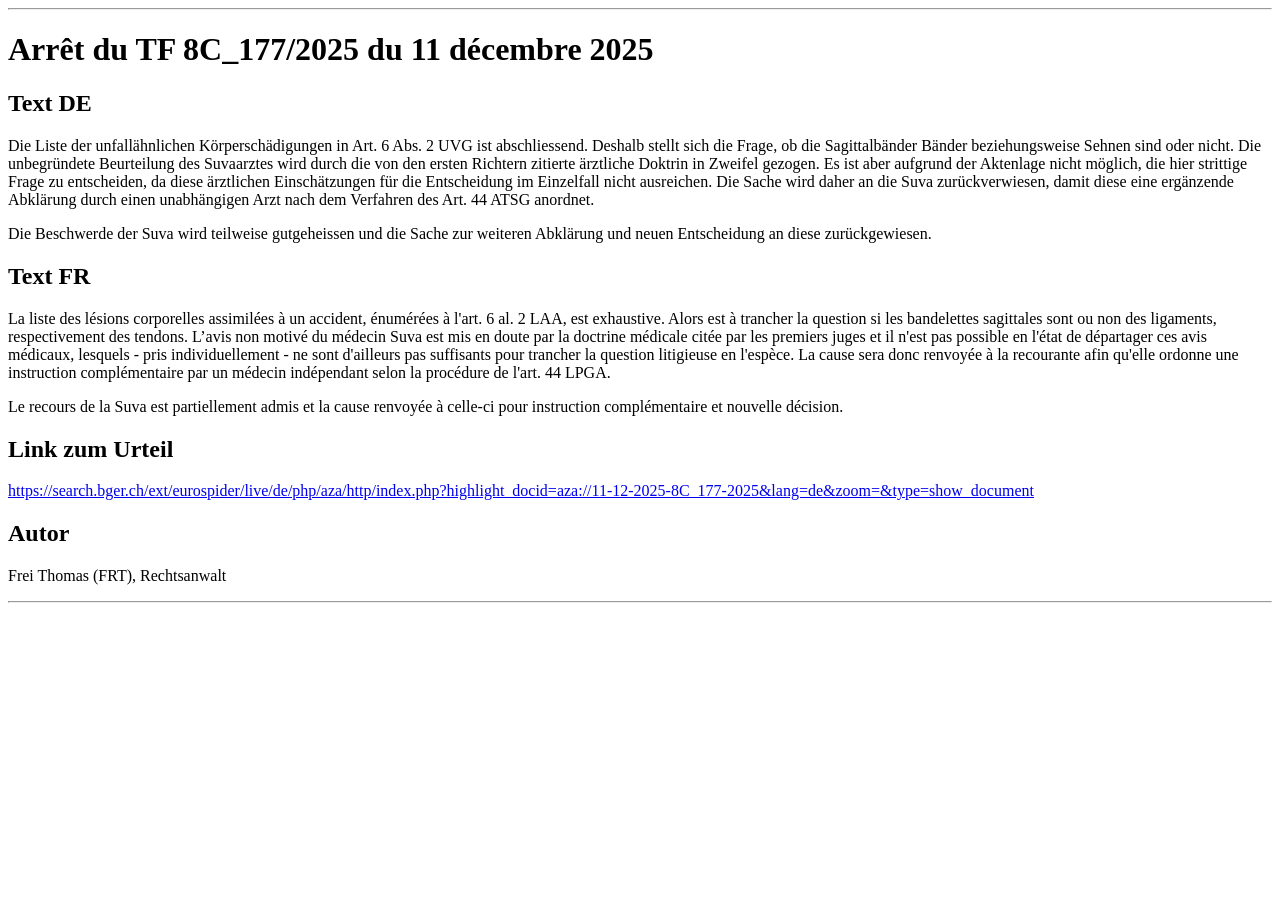
<file: judgements/Export_8C_177_2025.html>
<!DOCTYPE html><html lang="de"><head><meta charset="UTF-8"><title>Arrêt du TF 8C_177/2025 du 11 décembre 2025</title></head><body><hr><h1>Arrêt du TF 8C_177/2025 du 11 décembre 2025</h1><h2>Text DE</h2><p>Die Liste der unfallähnlichen Körperschädigungen in Art. 6 Abs. 2 UVG ist abschliessend. Deshalb stellt sich die Frage, ob die Sagittalbänder Bänder beziehungsweise Sehnen sind oder nicht. Die unbegründete Beurteilung des Suvaarztes wird durch die von den ersten Richtern zitierte ärztliche Doktrin in Zweifel gezogen. Es ist aber aufgrund der Aktenlage nicht möglich, die hier strittige Frage zu entscheiden, da diese ärztlichen Einschätzungen für die Entscheidung im Einzelfall nicht ausreichen. Die Sache wird daher an die Suva zurückverwiesen, damit diese eine ergänzende Abklärung durch einen unabhängigen Arzt nach dem Verfahren des Art. 44 ATSG anordnet.</p><p>Die Beschwerde der Suva wird teilweise gutgeheissen und die Sache zur weiteren Abklärung und neuen Entscheidung an diese zurückgewiesen.</p><h2>Text FR</h2><p>La liste des lésions corporelles assimilées à un accident, énumérées à l'art. 6 al. 2 LAA, est exhaustive. Alors est à trancher la question si les bandelettes sagittales sont ou non des ligaments, respectivement des tendons. L’avis non motivé du médecin Suva est mis en doute par la doctrine médicale citée par les premiers juges et il n'est pas possible en l'état de départager ces avis médicaux, lesquels - pris individuellement - ne sont d'ailleurs pas suffisants pour trancher la question litigieuse en l'espèce. La cause sera donc renvoyée à la recourante afin qu'elle ordonne une instruction complémentaire par un médecin indépendant selon la procédure de l'art. 44 LPGA.</p><p>Le recours de la Suva est partiellement admis et la cause renvoyée à celle-ci pour instruction complémentaire et nouvelle décision.</p><h2>Link zum Urteil</h2><p><a href="https://search.bger.ch/ext/eurospider/live/de/php/aza/http/index.php?highlight_docid=aza://11-12-2025-8C_177-2025&lang=de&zoom=&type=show_document">https://search.bger.ch/ext/eurospider/live/de/php/aza/http/index.php?highlight_docid=aza://11-12-2025-8C_177-2025&lang=de&zoom=&type=show_document</a></p><h2>Autor</h2><p>Frei Thomas (FRT), Rechtsanwalt</p><hr></body></html>
</file>
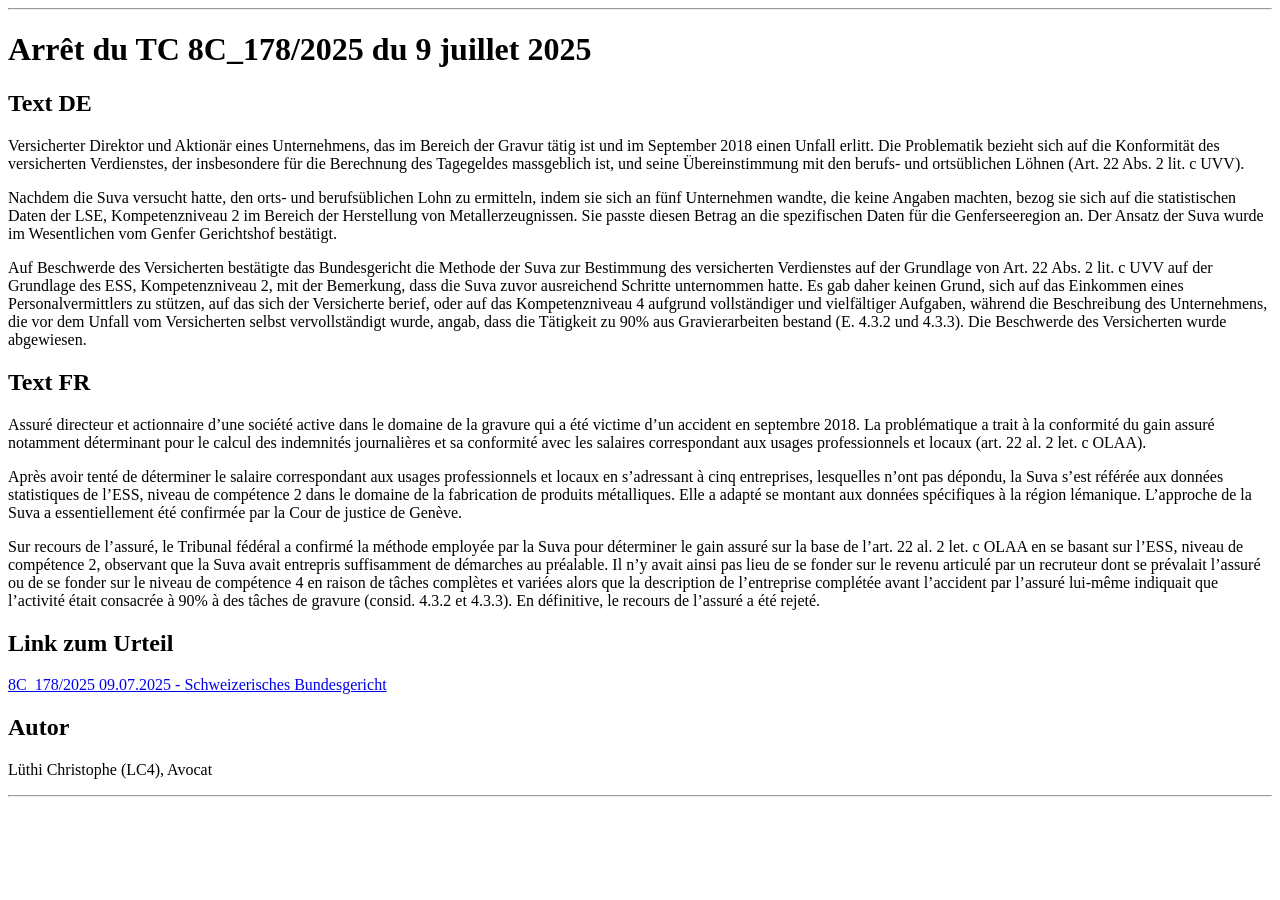
<file: judgements/Export_8C_178_2025.html>
<!DOCTYPE html><html lang="de"><head><meta charset="UTF-8"><title>Arrêt du TC 8C_178/2025 du 9 juillet 2025</title></head><body><hr><h1>Arrêt du TC 8C_178/2025 du 9 juillet 2025</h1><h2>Text DE</h2><p>Versicherter Direktor und Aktionär eines Unternehmens, das im Bereich der Gravur tätig ist und im September 2018 einen Unfall erlitt. Die Problematik bezieht sich auf die Konformität des versicherten Verdienstes, der insbesondere für die Berechnung des Tagegeldes massgeblich ist, und seine Übereinstimmung mit den berufs- und ortsüblichen Löhnen (Art. 22 Abs. 2 lit. c UVV).</p><p>Nachdem die Suva versucht hatte, den orts- und berufsüblichen Lohn zu ermitteln, indem sie sich an fünf Unternehmen wandte, die keine Angaben machten, bezog sie sich auf die statistischen Daten der LSE, Kompetenzniveau 2 im Bereich der Herstellung von Metallerzeugnissen. Sie passte diesen Betrag an die spezifischen Daten für die Genferseeregion an. Der Ansatz der Suva wurde im Wesentlichen vom Genfer Gerichtshof bestätigt.</p><p>Auf Beschwerde des Versicherten bestätigte das Bundesgericht die Methode der Suva zur Bestimmung des versicherten Verdienstes auf der Grundlage von Art. 22 Abs. 2 lit. c UVV auf der Grundlage des ESS, Kompetenzniveau 2, mit der Bemerkung, dass die Suva zuvor ausreichend Schritte unternommen hatte. Es gab daher keinen Grund, sich auf das Einkommen eines Personalvermittlers zu stützen, auf das sich der Versicherte berief, oder auf das Kompetenzniveau 4 aufgrund vollständiger und vielfältiger Aufgaben, während die Beschreibung des Unternehmens, die vor dem Unfall vom Versicherten selbst vervollständigt wurde, angab, dass die Tätigkeit zu 90% aus Gravierarbeiten bestand (E. 4.3.2 und 4.3.3). Die Beschwerde des Versicherten wurde abgewiesen.</p><h2>Text FR</h2><p>Assuré directeur et actionnaire d’une société active dans le domaine de la gravure qui a été victime d’un accident en septembre 2018. La problématique a trait à la conformité du gain assuré notamment déterminant pour le calcul des indemnités journalières et sa conformité avec les salaires correspondant aux usages professionnels et locaux (art. 22 al. 2 let. c OLAA).</p><p>Après avoir tenté de déterminer le salaire correspondant aux usages professionnels et locaux en s’adressant à cinq entreprises, lesquelles n’ont pas dépondu, la Suva s’est référée aux données statistiques de l’ESS, niveau de compétence 2 dans le domaine de la fabrication de produits métalliques. Elle a adapté se montant aux données spécifiques à la région lémanique. L’approche de la Suva a essentiellement été confirmée par la Cour de justice de Genève.</p><p>Sur recours de l’assuré, le Tribunal fédéral a confirmé la méthode employée par la Suva pour déterminer le gain assuré sur la base de l’art. 22 al. 2 let. c OLAA en se basant sur l’ESS, niveau de compétence 2, observant que la Suva avait entrepris suffisamment de démarches au préalable. Il n’y avait ainsi pas lieu de se fonder sur le revenu articulé par un recruteur dont se prévalait l’assuré ou de se fonder sur le niveau de compétence 4 en raison de tâches complètes et variées alors que la description de l’entreprise complétée avant l’accident par l’assuré lui-même indiquait que l’activité était consacrée à 90% à des tâches de gravure (consid. 4.3.2 et 4.3.3). En définitive, le recours de l’assuré a été rejeté.</p><h2>Link zum Urteil</h2><p><a href="https://search.bger.ch/ext/eurospider/live/de/php/aza/http/index.php?highlight_docid=aza://09-07-2025-8C_178-2025&lang=de&zoom=&type=show_document">8C_178/2025 09.07.2025 - Schweizerisches Bundesgericht</a></p><h2>Autor</h2><p>Lüthi Christophe (LC4), Avocat</p><hr></body></html>
</file>
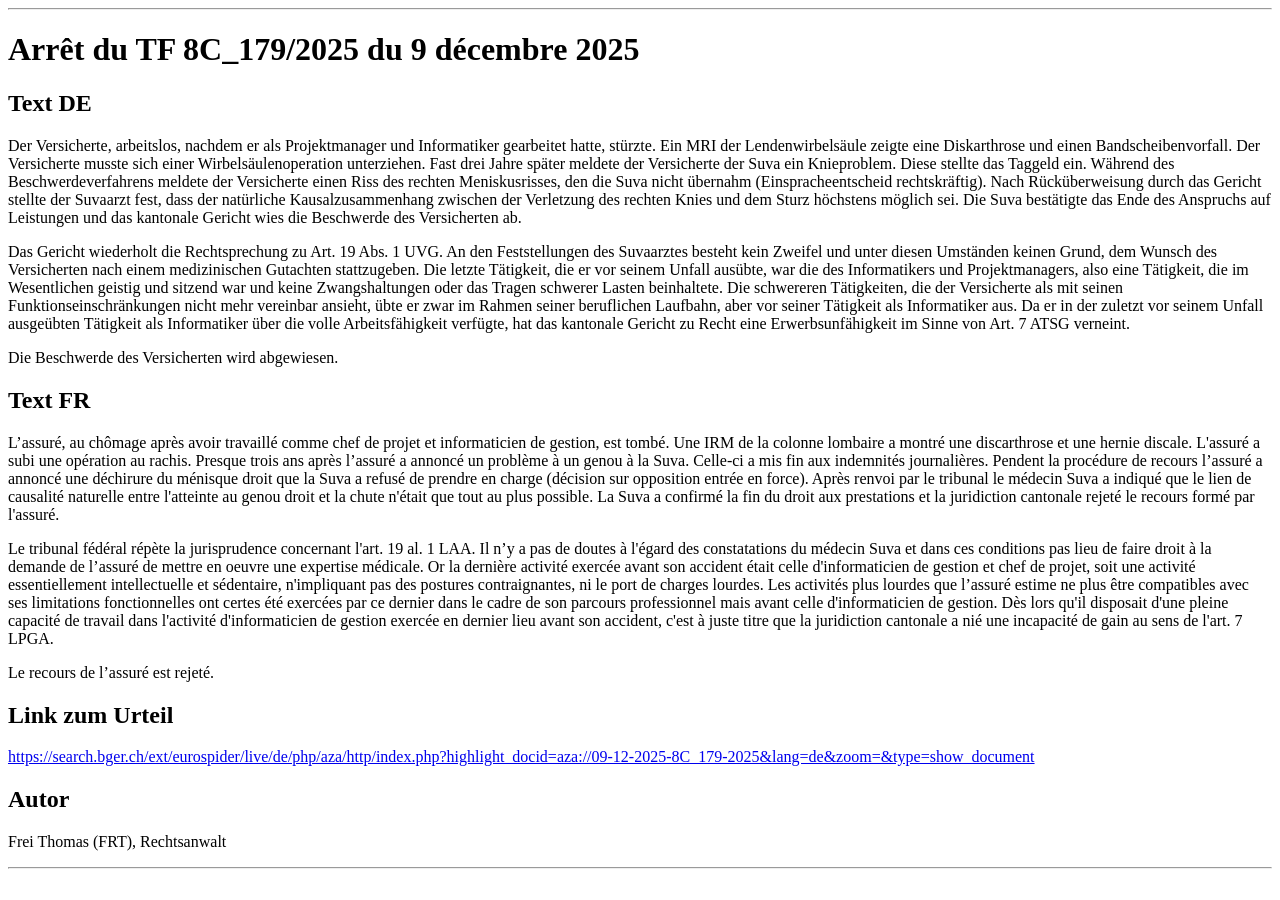
<file: judgements/Export_8C_179_2025.html>
<!DOCTYPE html><html lang="de"><head><meta charset="UTF-8"><title>Arrêt du TF 8C_179/2025 du 9 décembre 2025</title></head><body><hr><h1>Arrêt du TF 8C_179/2025 du 9 décembre 2025</h1><h2>Text DE</h2><p>Der Versicherte, arbeitslos, nachdem er als Projektmanager und Informatiker gearbeitet hatte, stürzte. Ein MRI der Lendenwirbelsäule zeigte eine Diskarthrose und einen Bandscheibenvorfall. Der Versicherte musste sich einer Wirbelsäulenoperation unterziehen. Fast drei Jahre später meldete der Versicherte der Suva ein Knieproblem. Diese stellte das Taggeld ein. Während des Beschwerdeverfahrens meldete der Versicherte einen Riss des rechten Meniskusrisses, den die Suva nicht übernahm (Einspracheentscheid rechtskräftig). Nach Rücküberweisung durch das Gericht stellte der Suvaarzt fest, dass der natürliche Kausalzusammenhang zwischen der Verletzung des rechten Knies und dem Sturz höchstens möglich sei. Die Suva bestätigte das Ende des Anspruchs auf Leistungen und das kantonale Gericht wies die Beschwerde des Versicherten ab.</p><p>Das Gericht wiederholt die Rechtsprechung zu Art. 19 Abs. 1 UVG. An den Feststellungen des Suvaarztes besteht kein Zweifel und unter diesen Umständen keinen Grund, dem Wunsch des Versicherten nach einem medizinischen Gutachten stattzugeben. Die letzte Tätigkeit, die er vor seinem Unfall ausübte, war die des Informatikers und Projektmanagers, also eine Tätigkeit, die im Wesentlichen geistig und sitzend war und keine Zwangshaltungen oder das Tragen schwerer Lasten beinhaltete. Die schwereren Tätigkeiten, die der Versicherte als mit seinen Funktionseinschränkungen nicht mehr vereinbar ansieht, übte er zwar im Rahmen seiner beruflichen Laufbahn, aber vor seiner Tätigkeit als Informatiker aus. Da er in der zuletzt vor seinem Unfall ausgeübten Tätigkeit als Informatiker über die volle Arbeitsfähigkeit verfügte, hat das kantonale Gericht zu Recht eine Erwerbsunfähigkeit im Sinne von Art. 7 ATSG verneint.</p><p>Die Beschwerde des Versicherten wird abgewiesen.</p><h2>Text FR</h2><p>L’assuré, au chômage après avoir travaillé comme chef de projet et informaticien de gestion, est tombé. Une IRM de la colonne lombaire a montré une discarthrose et une hernie discale. L'assuré a subi une opération au rachis. Presque trois ans après l’assuré a annoncé un problème à un genou à la Suva. Celle-ci a mis fin aux indemnités journalières. Pendent la procédure de recours l’assuré a annoncé une déchirure du ménisque droit que la Suva a refusé de prendre en charge (décision sur opposition entrée en force). Après renvoi par le tribunal le médecin Suva a indiqué que le lien de causalité naturelle entre l'atteinte au genou droit et la chute n'était que tout au plus possible. La Suva a confirmé la fin du droit aux prestations et la juridiction cantonale rejeté le recours formé par l'assuré.</p><p>Le tribunal fédéral répète la jurisprudence concernant l'art. 19 al. 1 LAA. Il n’y a pas de doutes à l'égard des constatations du médecin Suva et dans ces conditions pas lieu de faire droit à la demande de l’assuré de mettre en oeuvre une expertise médicale. Or la dernière activité exercée avant son accident était celle d'informaticien de gestion et chef de projet, soit une activité essentiellement intellectuelle et sédentaire, n'impliquant pas des postures contraignantes, ni le port de charges lourdes. Les activités plus lourdes que l’assuré estime ne plus être compatibles avec ses limitations fonctionnelles ont certes été exercées par ce dernier dans le cadre de son parcours professionnel mais avant celle d'informaticien de gestion. Dès lors qu'il disposait d'une pleine capacité de travail dans l'activité d'informaticien de gestion exercée en dernier lieu avant son accident, c'est à juste titre que la juridiction cantonale a nié une incapacité de gain au sens de l'art. 7 LPGA.</p><p>Le recours de l’assuré est rejeté.</p><h2>Link zum Urteil</h2><p><a href="https://search.bger.ch/ext/eurospider/live/de/php/aza/http/index.php?highlight_docid=aza://09-12-2025-8C_179-2025&lang=de&zoom=&type=show_document">https://search.bger.ch/ext/eurospider/live/de/php/aza/http/index.php?highlight_docid=aza://09-12-2025-8C_179-2025&lang=de&zoom=&type=show_document</a></p><h2>Autor</h2><p>Frei Thomas (FRT), Rechtsanwalt</p><hr></body></html>
</file>
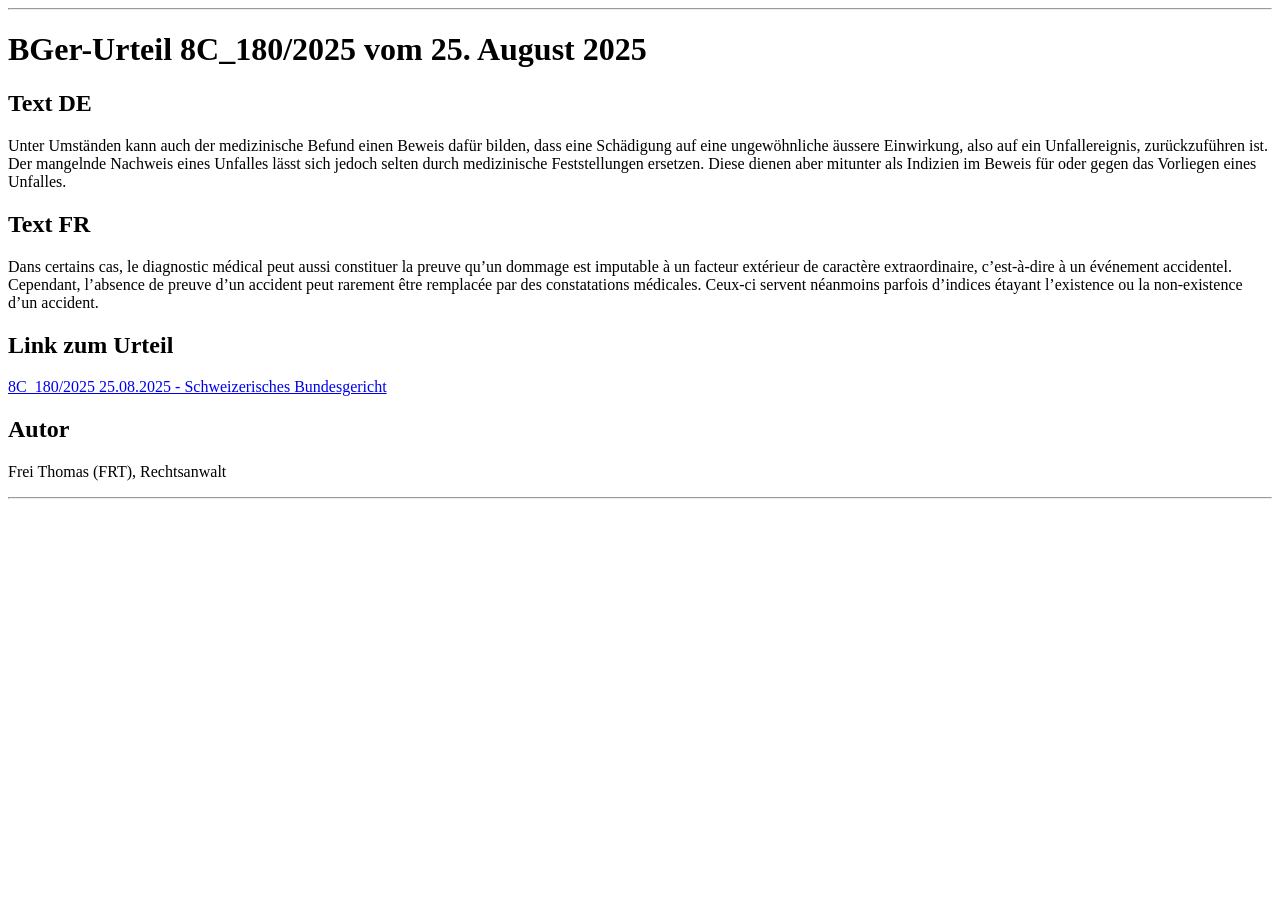
<file: judgements/Export_8C_180_2025.html>
<!DOCTYPE html><html lang="de"><head><meta charset="UTF-8"><title>BGer-Urteil 8C_180/2025 vom 25. August 2025</title></head><body><hr><h1>BGer-Urteil 8C_180/2025 vom 25. August 2025</h1><h2>Text DE</h2><p>Unter Umständen kann auch der medizinische Befund einen Beweis dafür bilden, dass eine Schädigung auf eine ungewöhnliche äussere Einwirkung, also auf ein Unfallereignis, zurückzuführen ist. Der mangelnde Nachweis eines Unfalles lässt sich jedoch selten durch medizinische Feststellungen ersetzen. Diese dienen aber mitunter als Indizien im Beweis für oder gegen das Vorliegen eines Unfalles.</p><h2>Text FR</h2><p>Dans certains cas, le diagnostic médical peut aussi constituer la preuve qu’un dommage est imputable à un facteur extérieur de caractère extraordinaire, c’est-à-dire à un événement accidentel. Cependant, l’absence de preuve d’un accident peut rarement être remplacée par des constatations médicales. Ceux-ci servent néanmoins parfois d’indices étayant l’existence ou la non-existence d’un accident.</p><h2>Link zum Urteil</h2><p><a href="https://search.bger.ch/ext/eurospider/live/de/php/aza/http/index.php?highlight_docid=aza://25-08-2025-8C_180-2025&lang=de&zoom=&type=show_document">8C_180/2025 25.08.2025 - Schweizerisches Bundesgericht</a></p><h2>Autor</h2><p>Frei Thomas (FRT), Rechtsanwalt</p><hr></body></html>
</file>
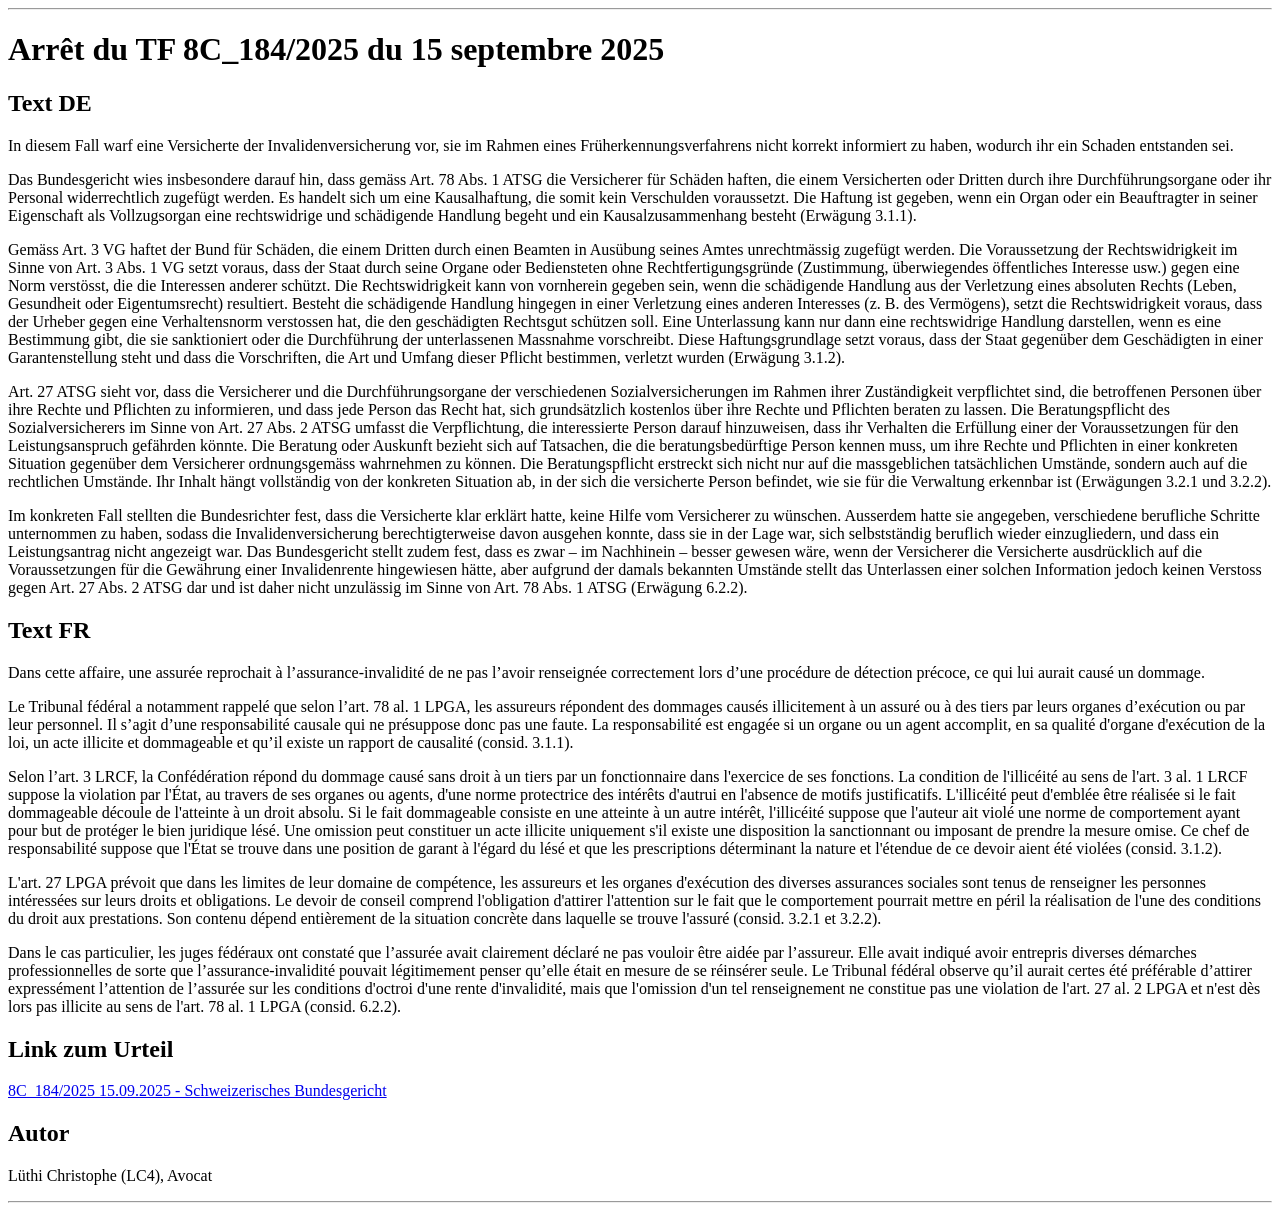
<file: judgements/Export_8C_184_2025.html>
<!DOCTYPE html><html lang="de"><head><meta charset="UTF-8"><title>Arrêt du TF 8C_184/2025 du 15 septembre 2025</title></head><body><hr><h1>Arrêt du TF 8C_184/2025 du 15 septembre 2025</h1><h2>Text DE</h2><p>In diesem Fall warf eine Versicherte der Invalidenversicherung vor, sie im Rahmen eines Früherkennungsverfahrens nicht korrekt informiert zu haben, wodurch ihr ein Schaden entstanden sei.</p><p>Das Bundesgericht wies insbesondere darauf hin, dass gemäss Art. 78 Abs. 1 ATSG die Versicherer für Schäden haften, die einem Versicherten oder Dritten durch ihre Durchführungsorgane oder ihr Personal widerrechtlich zugefügt werden. Es handelt sich um eine Kausalhaftung, die somit kein Verschulden voraussetzt. Die Haftung ist gegeben, wenn ein Organ oder ein Beauftragter in seiner Eigenschaft als Vollzugsorgan eine rechtswidrige und schädigende Handlung begeht und ein Kausalzusammenhang besteht (Erwägung 3.1.1).</p><p>Gemäss Art. 3 VG haftet der Bund für Schäden, die einem Dritten durch einen Beamten in Ausübung seines Amtes unrechtmässig zugefügt werden. Die Voraussetzung der Rechtswidrigkeit im Sinne von Art. 3 Abs. 1 VG setzt voraus, dass der Staat durch seine Organe oder Bediensteten ohne Rechtfertigungsgründe (Zustimmung, überwiegendes öffentliches Interesse usw.) gegen eine Norm verstösst, die die Interessen anderer schützt. Die Rechtswidrigkeit kann von vornherein gegeben sein, wenn die schädigende Handlung aus der Verletzung eines absoluten Rechts (Leben, Gesundheit oder Eigentumsrecht) resultiert. Besteht die schädigende Handlung hingegen in einer Verletzung eines anderen Interesses (z. B. des Vermögens), setzt die Rechtswidrigkeit voraus, dass der Urheber gegen eine Verhaltensnorm verstossen hat, die den geschädigten Rechtsgut schützen soll. Eine Unterlassung kann nur dann eine rechtswidrige Handlung darstellen, wenn es eine Bestimmung gibt, die sie sanktioniert oder die Durchführung der unterlassenen Massnahme vorschreibt. Diese Haftungsgrundlage setzt voraus, dass der Staat gegenüber dem Geschädigten in einer Garantenstellung steht und dass die Vorschriften, die Art und Umfang dieser Pflicht bestimmen, verletzt wurden (Erwägung 3.1.2).</p><p>Art. 27 ATSG sieht vor, dass die Versicherer und die Durchführungsorgane der verschiedenen Sozialversicherungen im Rahmen ihrer Zuständigkeit verpflichtet sind, die betroffenen Personen über ihre Rechte und Pflichten zu informieren, und dass jede Person das Recht hat, sich grundsätzlich kostenlos über ihre Rechte und Pflichten beraten zu lassen. Die Beratungspflicht des Sozialversicherers im Sinne von Art. 27 Abs. 2 ATSG umfasst die Verpflichtung, die interessierte Person darauf hinzuweisen, dass ihr Verhalten die Erfüllung einer der Voraussetzungen für den Leistungsanspruch gefährden könnte. Die Beratung oder Auskunft bezieht sich auf Tatsachen, die die beratungsbedürftige Person kennen muss, um ihre Rechte und Pflichten in einer konkreten Situation gegenüber dem Versicherer ordnungsgemäss wahrnehmen zu können. Die Beratungspflicht erstreckt sich nicht nur auf die massgeblichen tatsächlichen Umstände, sondern auch auf die rechtlichen Umstände. Ihr Inhalt hängt vollständig von der konkreten Situation ab, in der sich die versicherte Person befindet, wie sie für die Verwaltung erkennbar ist (Erwägungen 3.2.1 und 3.2.2).</p><p>Im konkreten Fall stellten die Bundesrichter fest, dass die Versicherte klar erklärt hatte, keine Hilfe vom Versicherer zu wünschen. Ausserdem hatte sie angegeben, verschiedene berufliche Schritte unternommen zu haben, sodass die Invalidenversicherung berechtigterweise davon ausgehen konnte, dass sie in der Lage war, sich selbstständig beruflich wieder einzugliedern, und dass ein Leistungsantrag nicht angezeigt war. Das Bundesgericht stellt zudem fest, dass es zwar – im Nachhinein – besser gewesen wäre, wenn der Versicherer die Versicherte ausdrücklich auf die Voraussetzungen für die Gewährung einer Invalidenrente hingewiesen hätte, aber aufgrund der damals bekannten Umstände stellt das Unterlassen einer solchen Information jedoch keinen Verstoss gegen Art. 27 Abs. 2 ATSG dar und ist daher nicht unzulässig im Sinne von Art. 78 Abs. 1 ATSG (Erwägung 6.2.2).</p><h2>Text FR</h2><p>Dans cette affaire, une assurée reprochait à l’assurance-invalidité de ne pas l’avoir renseignée correctement lors d’une procédure de détection précoce, ce qui lui aurait causé un dommage.</p><p>Le Tribunal fédéral a notamment rappelé que selon l’art. 78 al. 1 LPGA, les assureurs répondent des dommages causés illicitement à un assuré ou à des tiers par leurs organes d’exécution ou par leur personnel. Il s’agit d’une responsabilité causale qui ne présuppose donc pas une faute. La responsabilité est engagée si un organe ou un agent accomplit, en sa qualité d'organe d'exécution de la loi, un acte illicite et dommageable et qu’il existe un rapport de causalité (consid. 3.1.1).</p><p>Selon l’art. 3 LRCF, la Confédération répond du dommage causé sans droit à un tiers par un fonctionnaire dans l'exercice de ses fonctions. La condition de l'illicéité au sens de l'art. 3 al. 1 LRCF suppose la violation par l'État, au travers de ses organes ou agents, d'une norme protectrice des intérêts d'autrui en l'absence de motifs justificatifs. L'illicéité peut d'emblée être réalisée si le fait dommageable découle de l'atteinte à un droit absolu. Si le fait dommageable consiste en une atteinte à un autre intérêt, l'illicéité suppose que l'auteur ait violé une norme de comportement ayant pour but de protéger le bien juridique lésé. Une omission peut constituer un acte illicite uniquement s'il existe une disposition la sanctionnant ou imposant de prendre la mesure omise. Ce chef de responsabilité suppose que l'État se trouve dans une position de garant à l'égard du lésé et que les prescriptions déterminant la nature et l'étendue de ce devoir aient été violées (consid. 3.1.2).</p><p>L'art. 27 LPGA prévoit que dans les limites de leur domaine de compétence, les assureurs et les organes d'exécution des diverses assurances sociales sont tenus de renseigner les personnes intéressées sur leurs droits et obligations. Le devoir de conseil comprend l'obligation d'attirer l'attention sur le fait que le comportement pourrait mettre en péril la réalisation de l'une des conditions du droit aux prestations. Son contenu dépend entièrement de la situation concrète dans laquelle se trouve l'assuré (consid. 3.2.1 et 3.2.2).</p><p>Dans le cas particulier, les juges fédéraux ont constaté que l’assurée avait clairement déclaré ne pas vouloir être aidée par l’assureur. Elle avait indiqué avoir entrepris diverses démarches professionnelles de sorte que l’assurance-invalidité pouvait légitimement penser qu’elle était en mesure de se réinsérer seule. Le Tribunal fédéral observe qu’il aurait certes été préférable d’attirer expressément l’attention de l’assurée sur les conditions d'octroi d'une rente d'invalidité, mais que l'omission d'un tel renseignement ne constitue pas une violation de l'art. 27 al. 2 LPGA et n'est dès lors pas illicite au sens de l'art. 78 al. 1 LPGA (consid. 6.2.2).</p><h2>Link zum Urteil</h2><p><a href="https://search.bger.ch/ext/eurospider/live/de/php/aza/http/index.php?highlight_docid=aza://15-09-2025-8C_184-2025&lang=de&zoom=&type=show_document">8C_184/2025 15.09.2025 - Schweizerisches Bundesgericht</a></p><h2>Autor</h2><p>Lüthi Christophe (LC4), Avocat</p><hr></body></html>
</file>
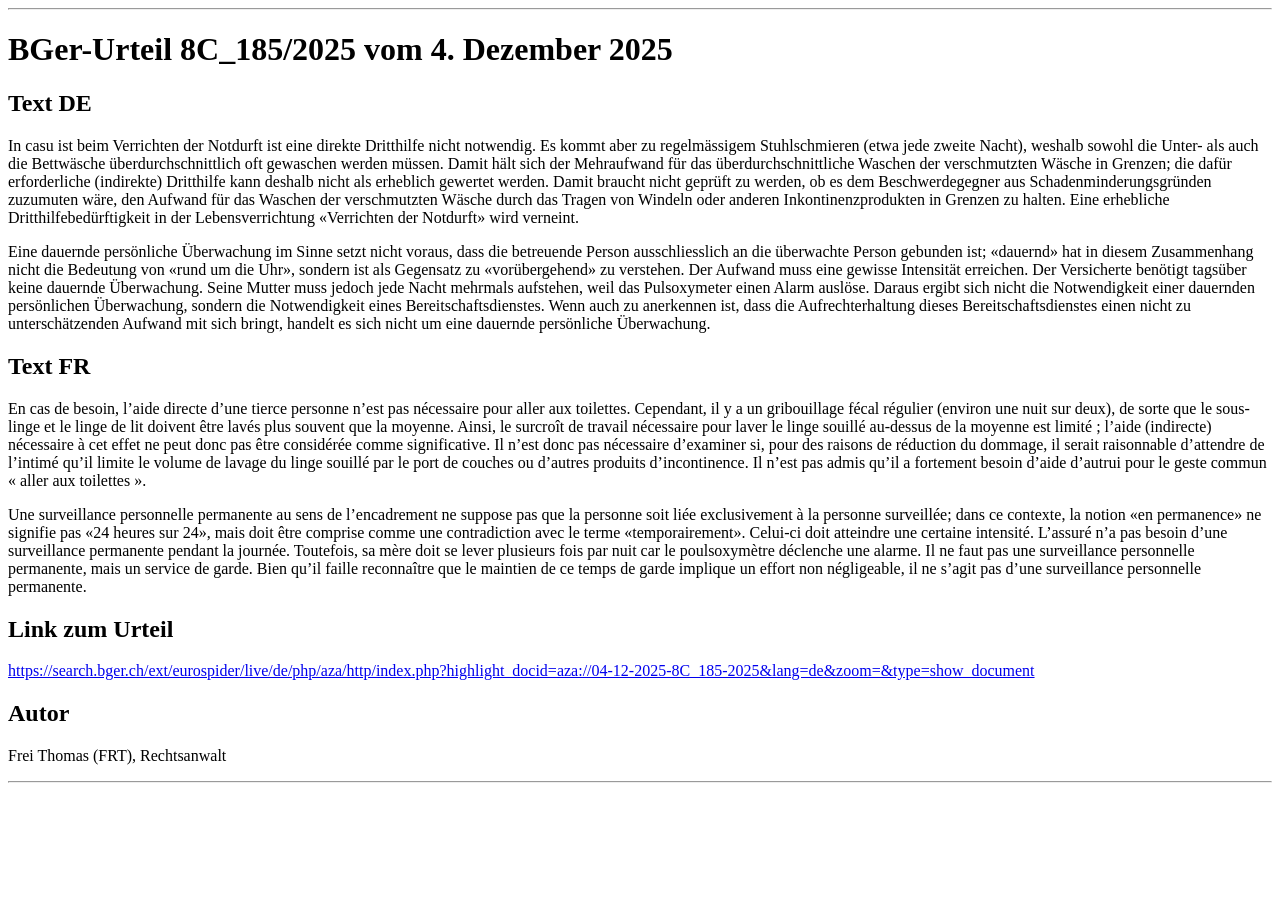
<file: judgements/Export_8C_185_2025.html>
<!DOCTYPE html>
<html lang="de">
<head>
<meta charset="UTF-8">
<title>BGer-Urteil 8C_185/2025 vom 4. Dezember 2025</title>
</head>
<body>
<hr>
<h1>BGer-Urteil 8C_185/2025 vom 4. Dezember 2025</h1>
<h2>Text DE</h2>
<p>In casu ist beim Verrichten der Notdurft ist eine direkte Dritthilfe nicht notwendig. Es kommt aber zu regelmässigem Stuhlschmieren (etwa jede zweite Nacht), weshalb sowohl die Unter- als auch die Bettwäsche überdurchschnittlich oft gewaschen werden müssen. Damit hält sich der Mehraufwand für das überdurchschnittliche Waschen der verschmutzten Wäsche in Grenzen; die dafür erforderliche (indirekte) Dritthilfe kann deshalb nicht als erheblich gewertet werden. Damit braucht nicht geprüft zu werden, ob es dem Beschwerdegegner aus Schadenminderungsgründen zuzumuten wäre, den Aufwand für das Waschen der verschmutzten Wäsche durch das Tragen von Windeln oder anderen Inkontinenzprodukten in Grenzen zu halten. Eine erhebliche Dritthilfebedürftigkeit in der Lebensverrichtung «Verrichten der Notdurft» wird verneint.</p>
<p>Eine dauernde persönliche Überwachung im Sinne setzt nicht voraus, dass die betreuende Person ausschliesslich an die überwachte Person gebunden ist; «dauernd» hat in diesem Zusammenhang nicht die Bedeutung von «rund um die Uhr», sondern ist als Gegensatz zu «vorübergehend» zu verstehen. Der Aufwand muss eine gewisse Intensität erreichen. Der Versicherte benötigt tagsüber keine dauernde Überwachung. Seine Mutter muss jedoch jede Nacht mehrmals aufstehen, weil das Pulsoxymeter einen Alarm auslöse. Daraus ergibt sich nicht die Notwendigkeit einer dauernden persönlichen Überwachung, sondern die Notwendigkeit eines Bereitschaftsdienstes. Wenn auch zu anerkennen ist, dass die Aufrechterhaltung dieses Bereitschaftsdienstes einen nicht zu unterschätzenden Aufwand mit sich bringt, handelt es sich nicht um eine dauernde persönliche Überwachung.</p>
<h2>Text FR</h2>
<p>En cas de besoin, l’aide directe d’une tierce personne n’est pas nécessaire pour aller aux toilettes. Cependant, il y a un gribouillage fécal régulier (environ une nuit sur deux), de sorte que le sous-linge et le linge de lit doivent être lavés plus souvent que la moyenne. Ainsi, le surcroît de travail nécessaire pour laver le linge souillé au-dessus de la moyenne est limité ; l’aide (indirecte) nécessaire à cet effet ne peut donc pas être considérée comme significative. Il n’est donc pas nécessaire d’examiner si, pour des raisons de réduction du dommage, il serait raisonnable d’attendre de l’intimé qu’il limite le volume de lavage du linge souillé par le port de couches ou d’autres produits d’incontinence. Il n’est pas admis qu’il a fortement besoin d’aide d’autrui pour le geste commun « aller aux toilettes ».</p>
<p>Une surveillance personnelle permanente au sens de l’encadrement ne suppose pas que la personne soit liée exclusivement à la personne surveillée; dans ce contexte, la notion «en permanence» ne signifie pas «24 heures sur 24», mais doit être comprise comme une contradiction avec le terme «temporairement». Celui-ci doit atteindre une certaine intensité. L’assuré n’a pas besoin d’une surveillance permanente pendant la journée. Toutefois, sa mère doit se lever plusieurs fois par nuit car le poulsoxymètre déclenche une alarme. Il ne faut pas une surveillance personnelle permanente, mais un service de garde. Bien qu’il faille reconnaître que le maintien de ce temps de garde implique un effort non négligeable, il ne s’agit pas d’une surveillance personnelle permanente.</p>
<h2>Link zum Urteil</h2>
<p><a href="https://search.bger.ch/ext/eurospider/live/de/php/aza/http/index.php?highlight_docid=aza://04-12-2025-8C_185-2025&lang=de&zoom=&type=show_document">https://search.bger.ch/ext/eurospider/live/de/php/aza/http/index.php?highlight_docid=aza://04-12-2025-8C_185-2025&lang=de&zoom=&type=show_document</a></p>
<h2>Autor</h2>
<p>Frei Thomas (FRT), Rechtsanwalt</p>
<hr>
</body>
</html>
</file>
<file: presentation/presentation.css>
*{box-sizing:border-box} [hidden]{display:none!important}
:root{font-family:Arial,Helvetica,sans-serif;color:#fff;background:#111317;font-size:16px}
body{margin:0}#app{height:100vh;height:100dvh;display:flex;overflow:hidden}#viewer{min-width:0;flex:1;display:flex;flex-direction:column}#stage{min-height:0;flex:1;display:flex;align-items:center;justify-content:center;background:#090b0e;touch-action:pan-y}#slide{display:block;max-width:100%;max-height:100%;object-fit:contain;user-select:none}#error{padding:2rem;line-height:1.6}
#controls{flex:none;padding:12px 20px;gap:16px;display:flex;justify-content:space-between;align-items:center;background:#15191f;border-top:1px solid #30353d;flex-wrap:wrap}.navigation,.rehearsal,.tools{display:flex;gap:10px;align-items:center}button,a{font:inherit}button,#controls a,.demo-link{color:#fff;background:#222832;border:1px solid #46505e;border-radius:5px;padding:8px 11px;cursor:pointer;text-decoration:none;white-space:nowrap}button:hover,#controls a:hover,.demo-link:hover{background:#0078d4}button:focus-visible,a:focus-visible,summary:focus-visible{outline:3px solid #ed811e;outline-offset:3px}button:disabled{opacity:.35;cursor:default}#counter{min-width:55px;text-align:center;font-variant-numeric:tabular-nums}#timer{font-variant-numeric:tabular-nums;color:#ffd09f;min-width:102px}#timer.overtime{color:#ff8a80}#notes-panel{width:390px;max-width:42vw;flex:none;overflow:auto;padding:22px;background:#20252d;border-left:1px solid #46505e}.notes-header{display:flex;justify-content:space-between;gap:12px;align-items:center;color:#99caee;font-size:.875rem}h1{font-size:1.45rem;line-height:1.25}#slide-target{color:#ffb46f}#notes{white-space:pre-wrap;font-size:1rem;line-height:1.6}details{margin:26px 0;color:#c6d0dc;line-height:1.6}summary{cursor:pointer}.demo-link{display:inline-block;margin-bottom:18px;font-size:.95rem}
@media(max-width:760px){#controls{padding:8px;gap:8px;justify-content:center;font-size:.9rem}.navigation,.rehearsal,.tools{gap:6px}button,#controls a{padding:7px 9px}#notes-panel{position:absolute;inset:0 0 0 auto;width:100%;max-width:100vw;z-index:2}#timer{min-width:88px}}
</file>
